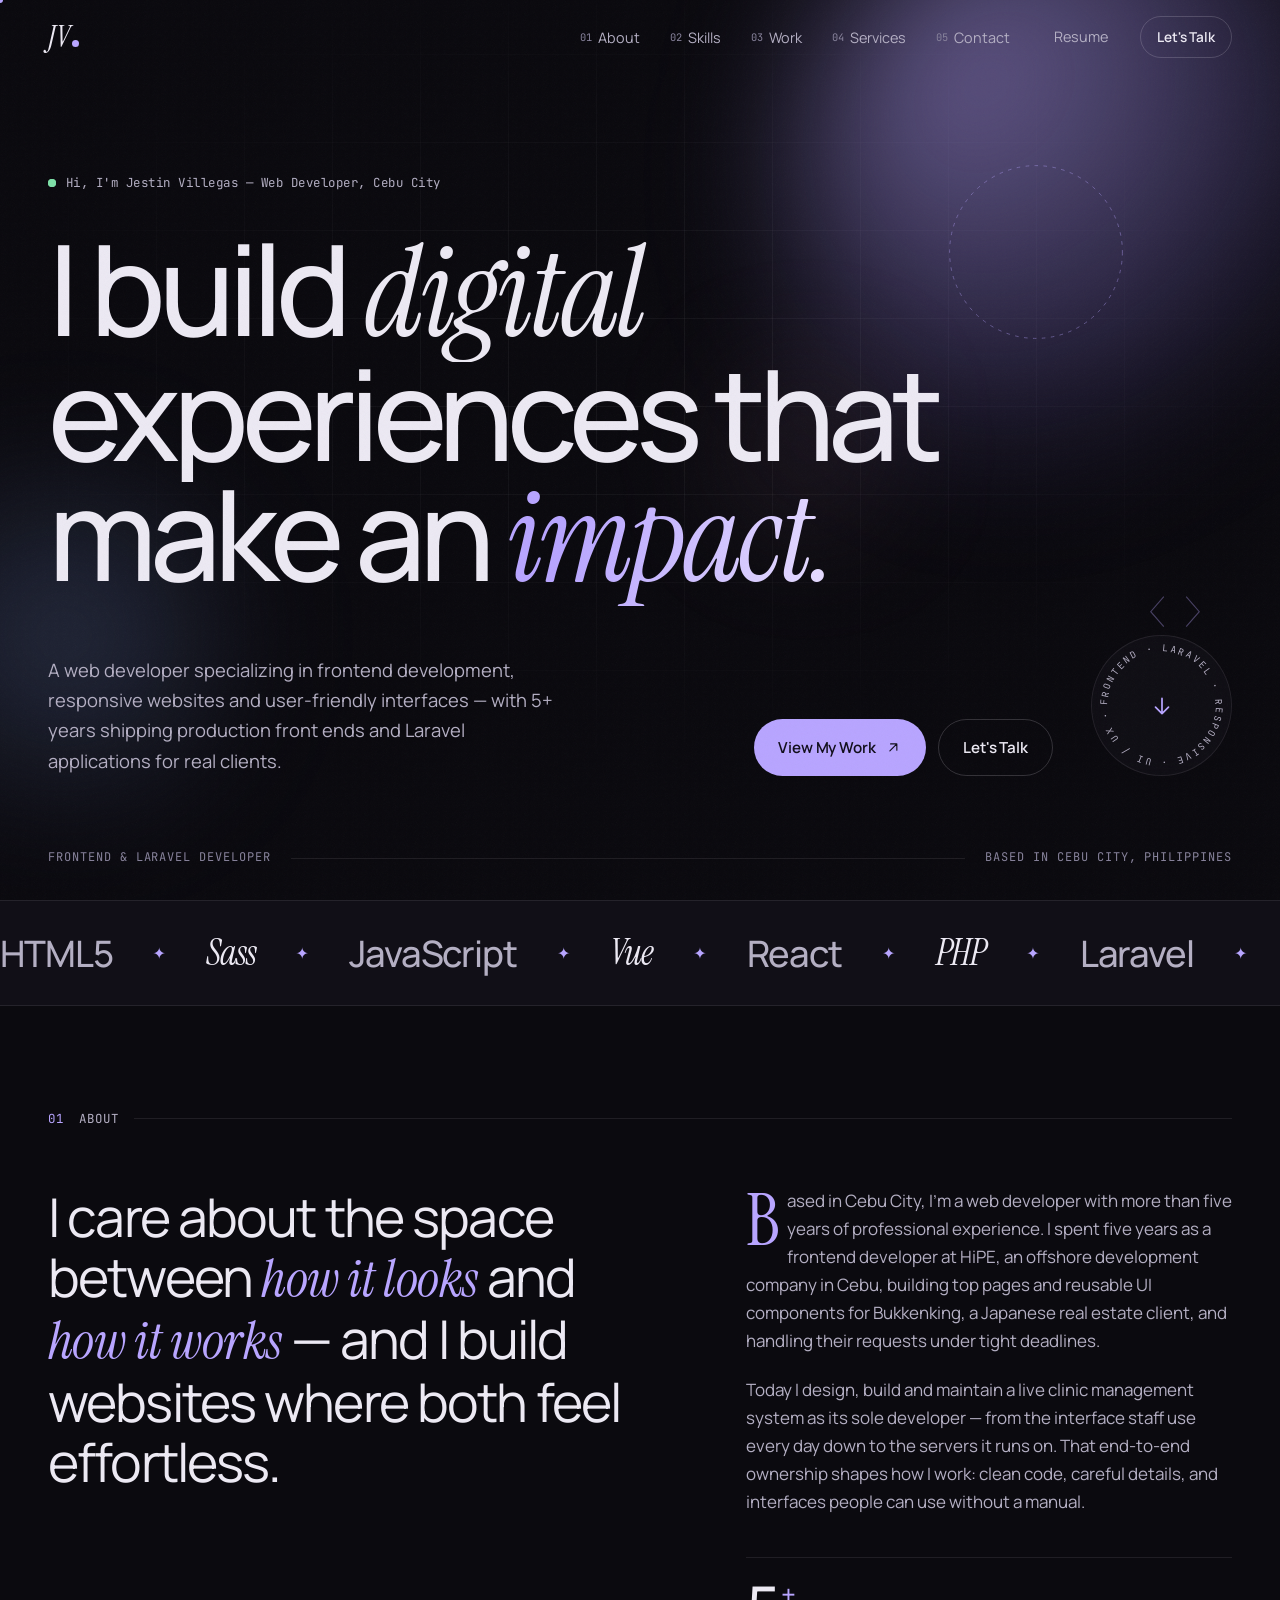
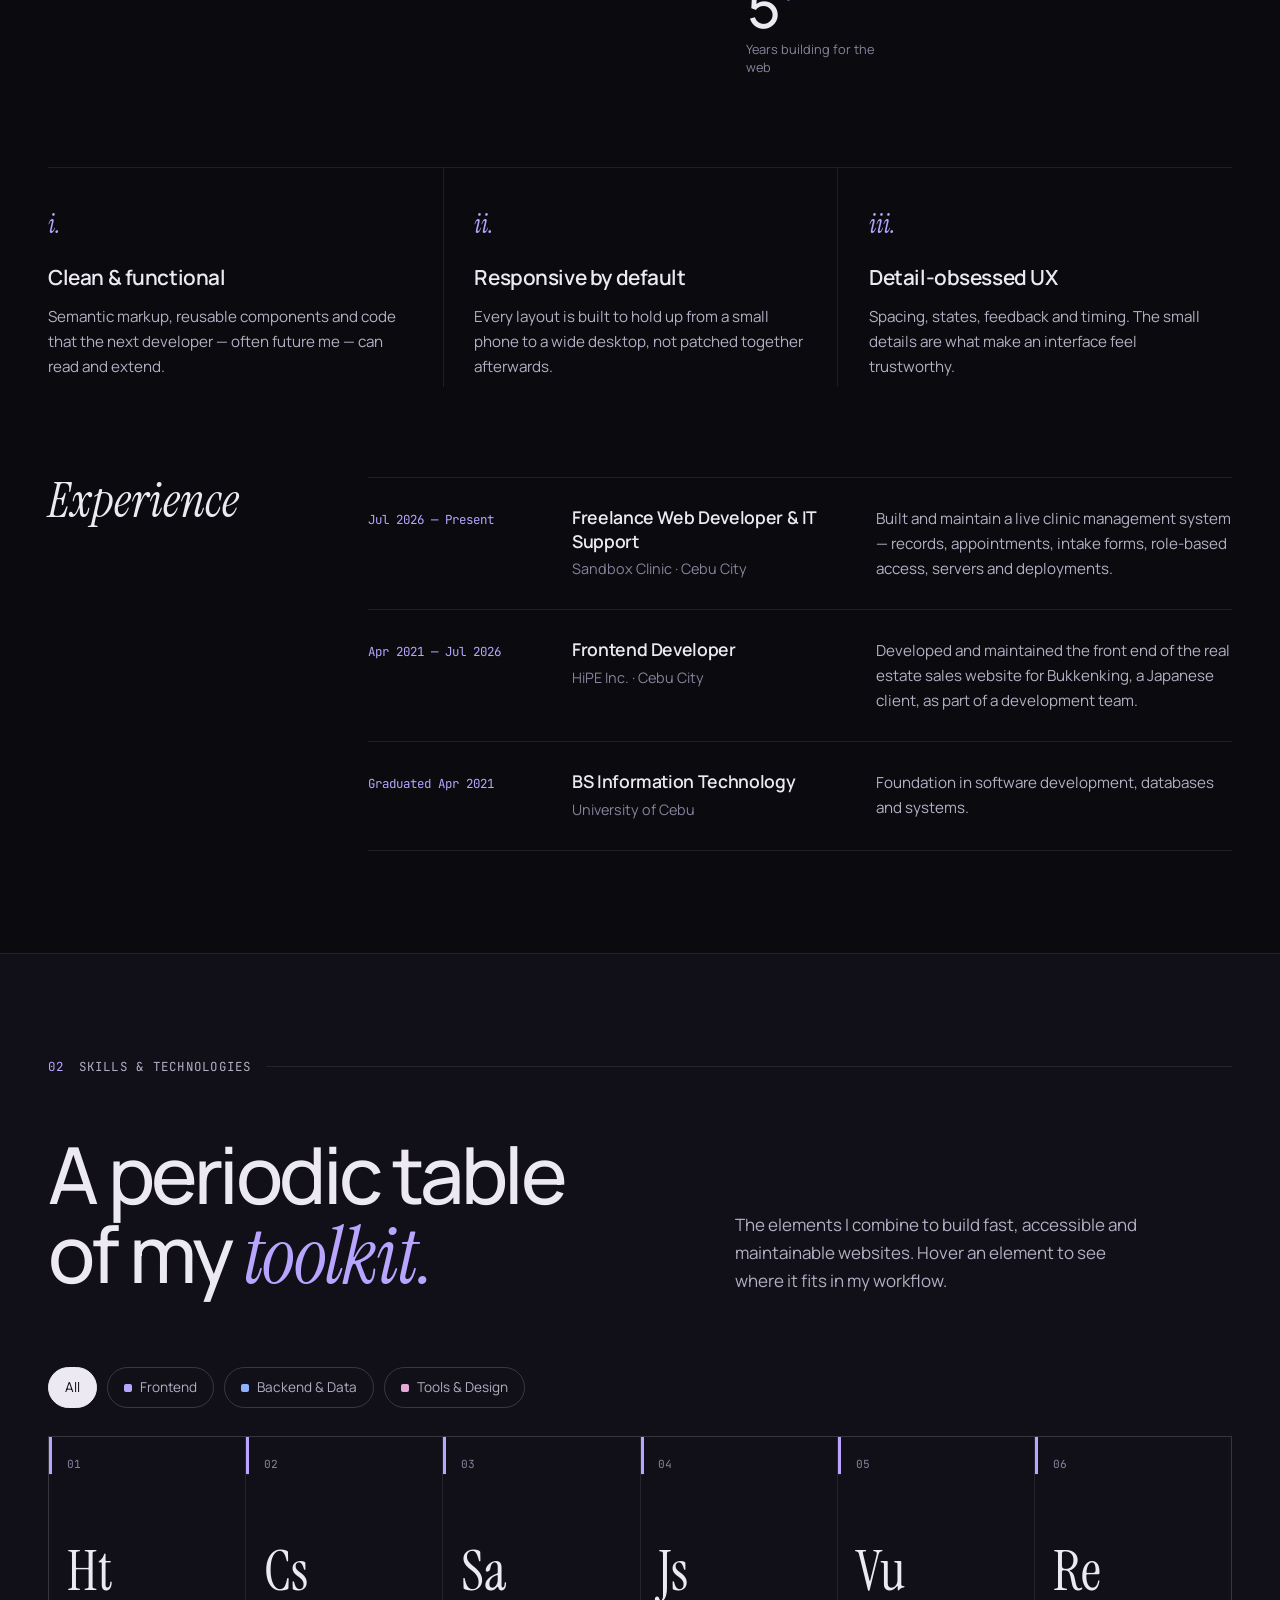
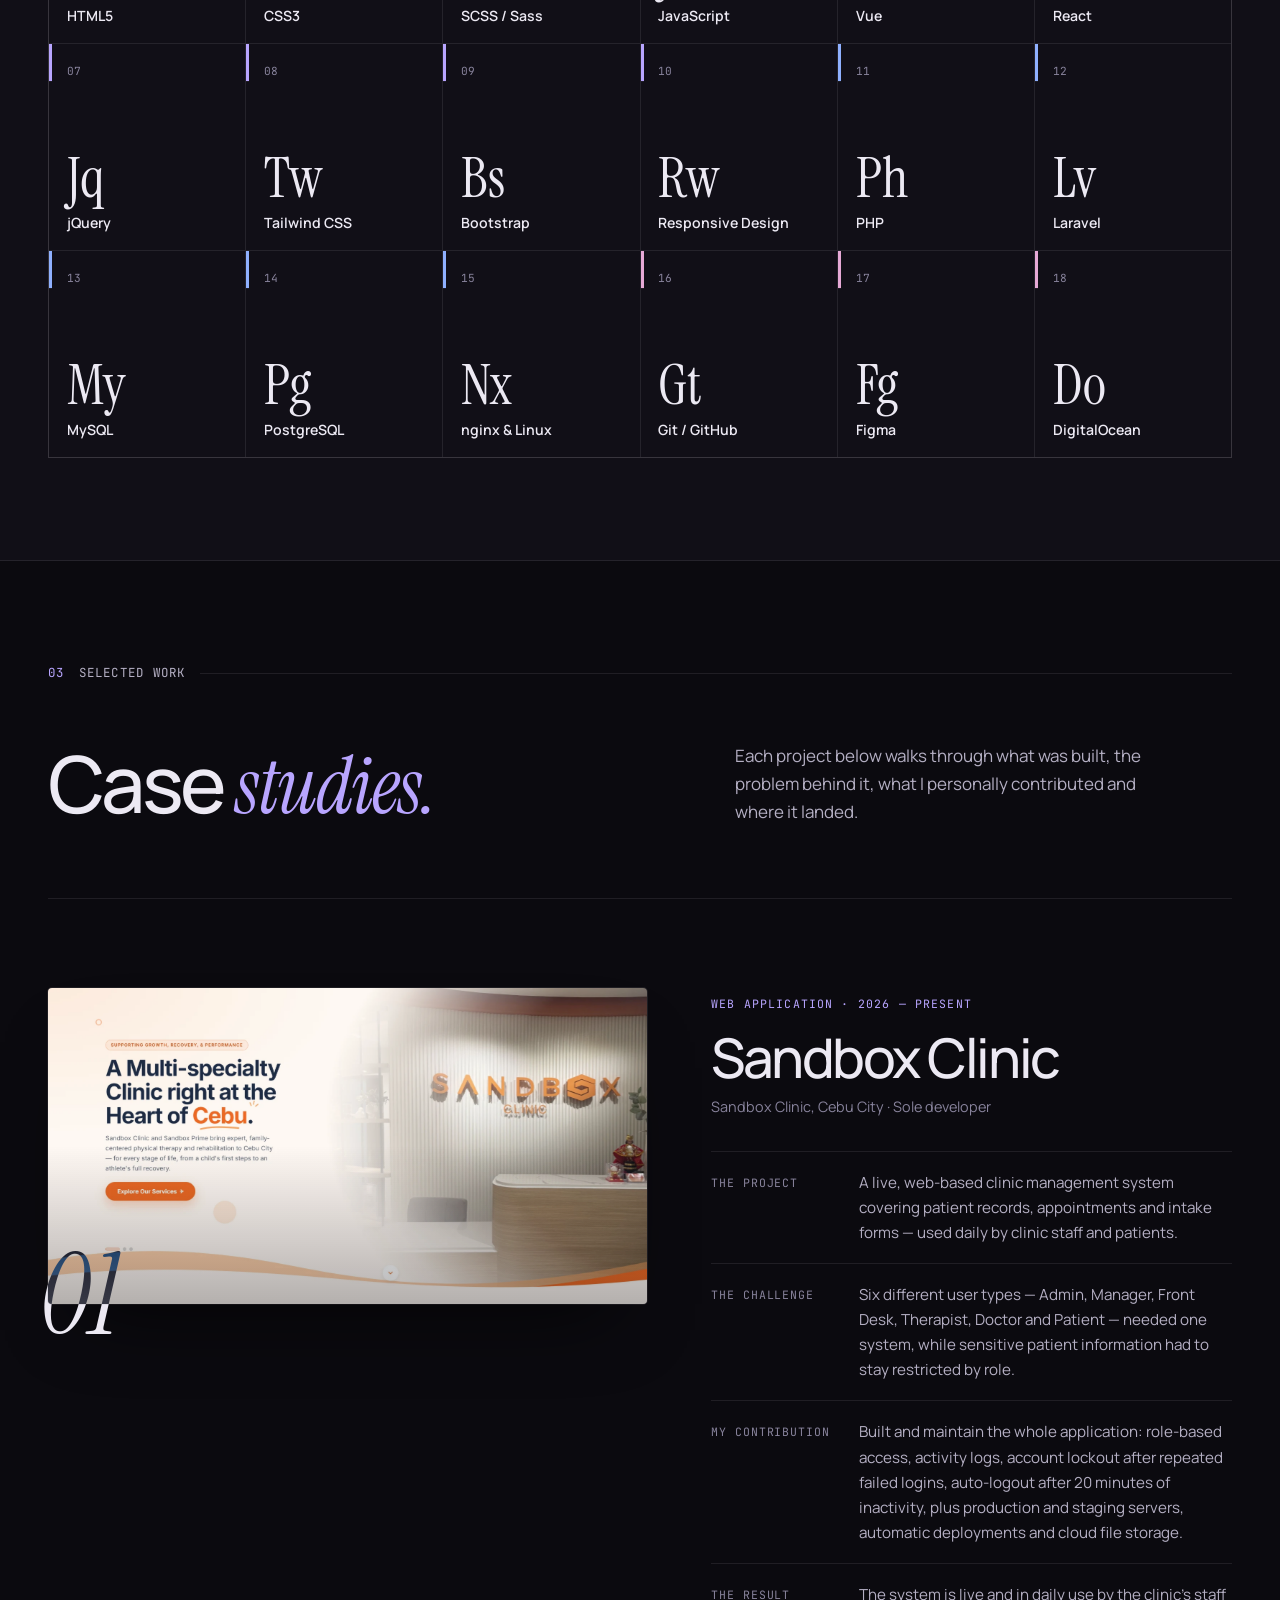
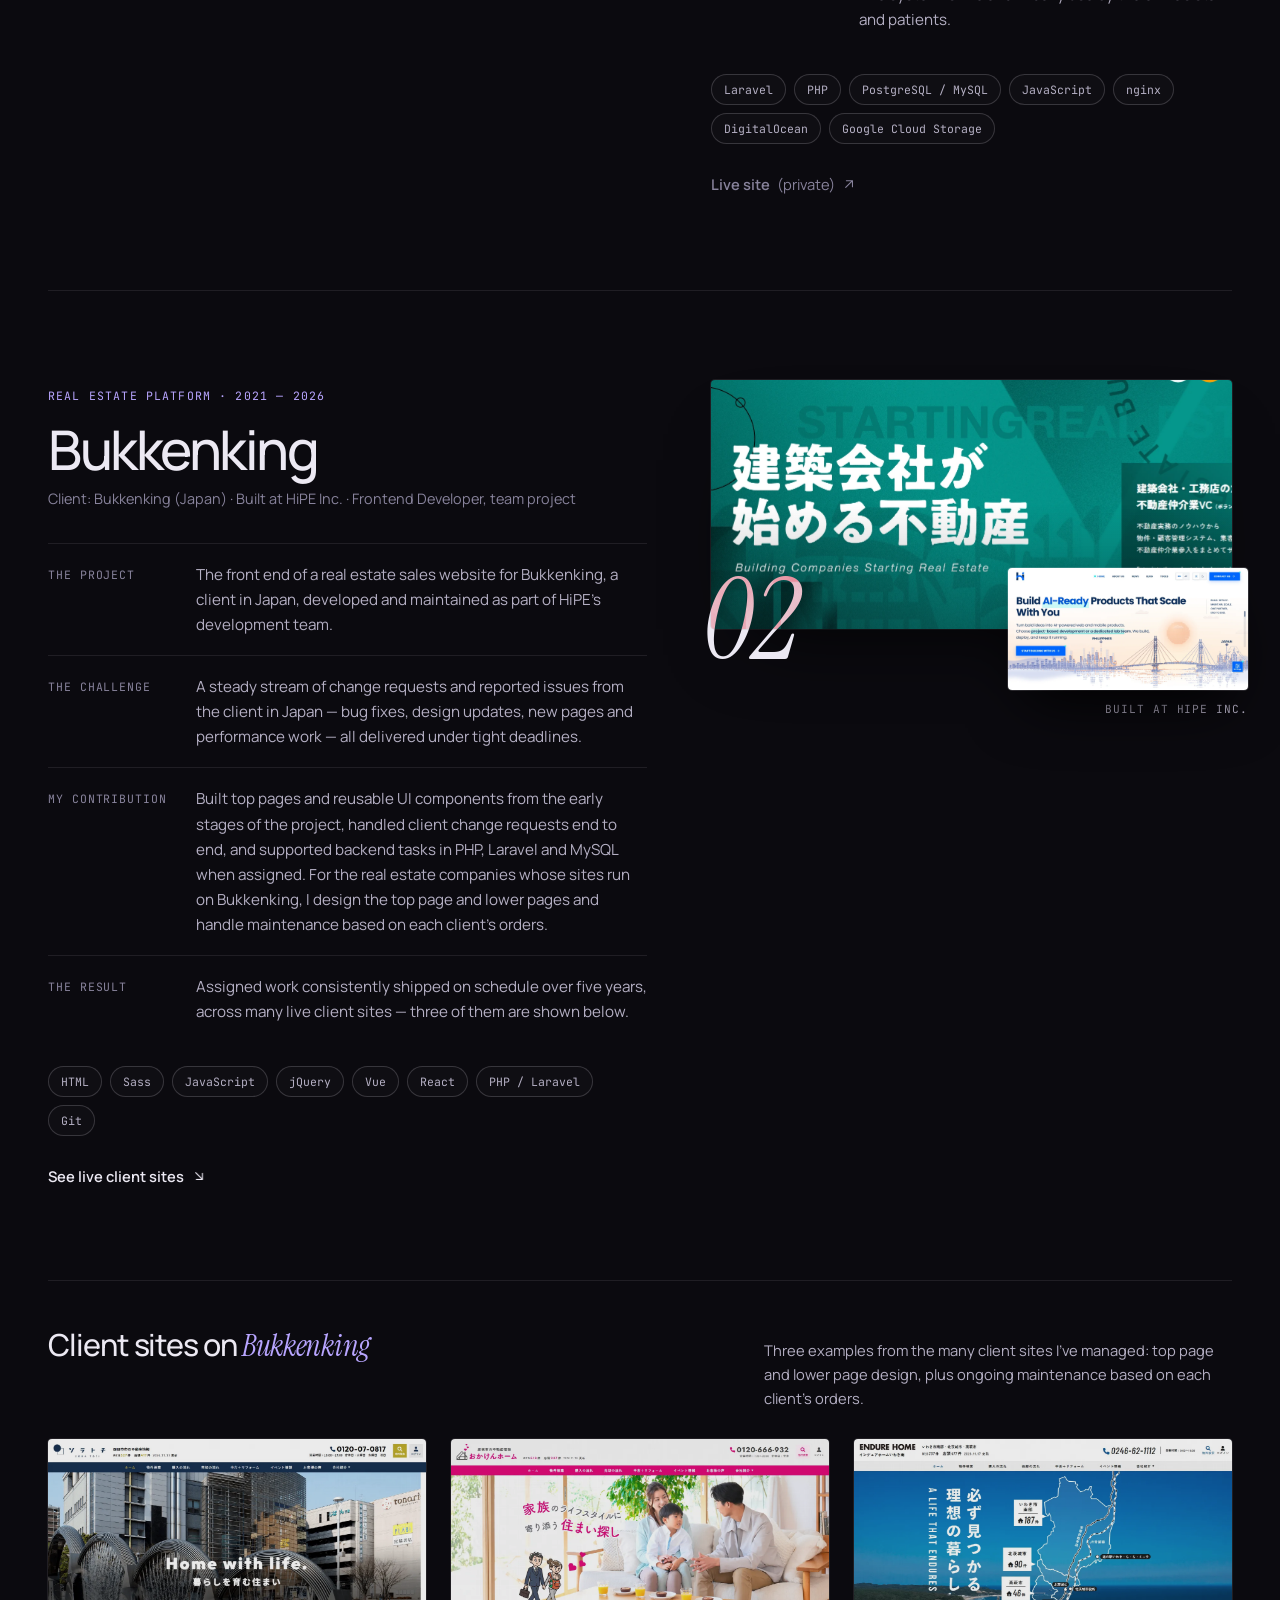
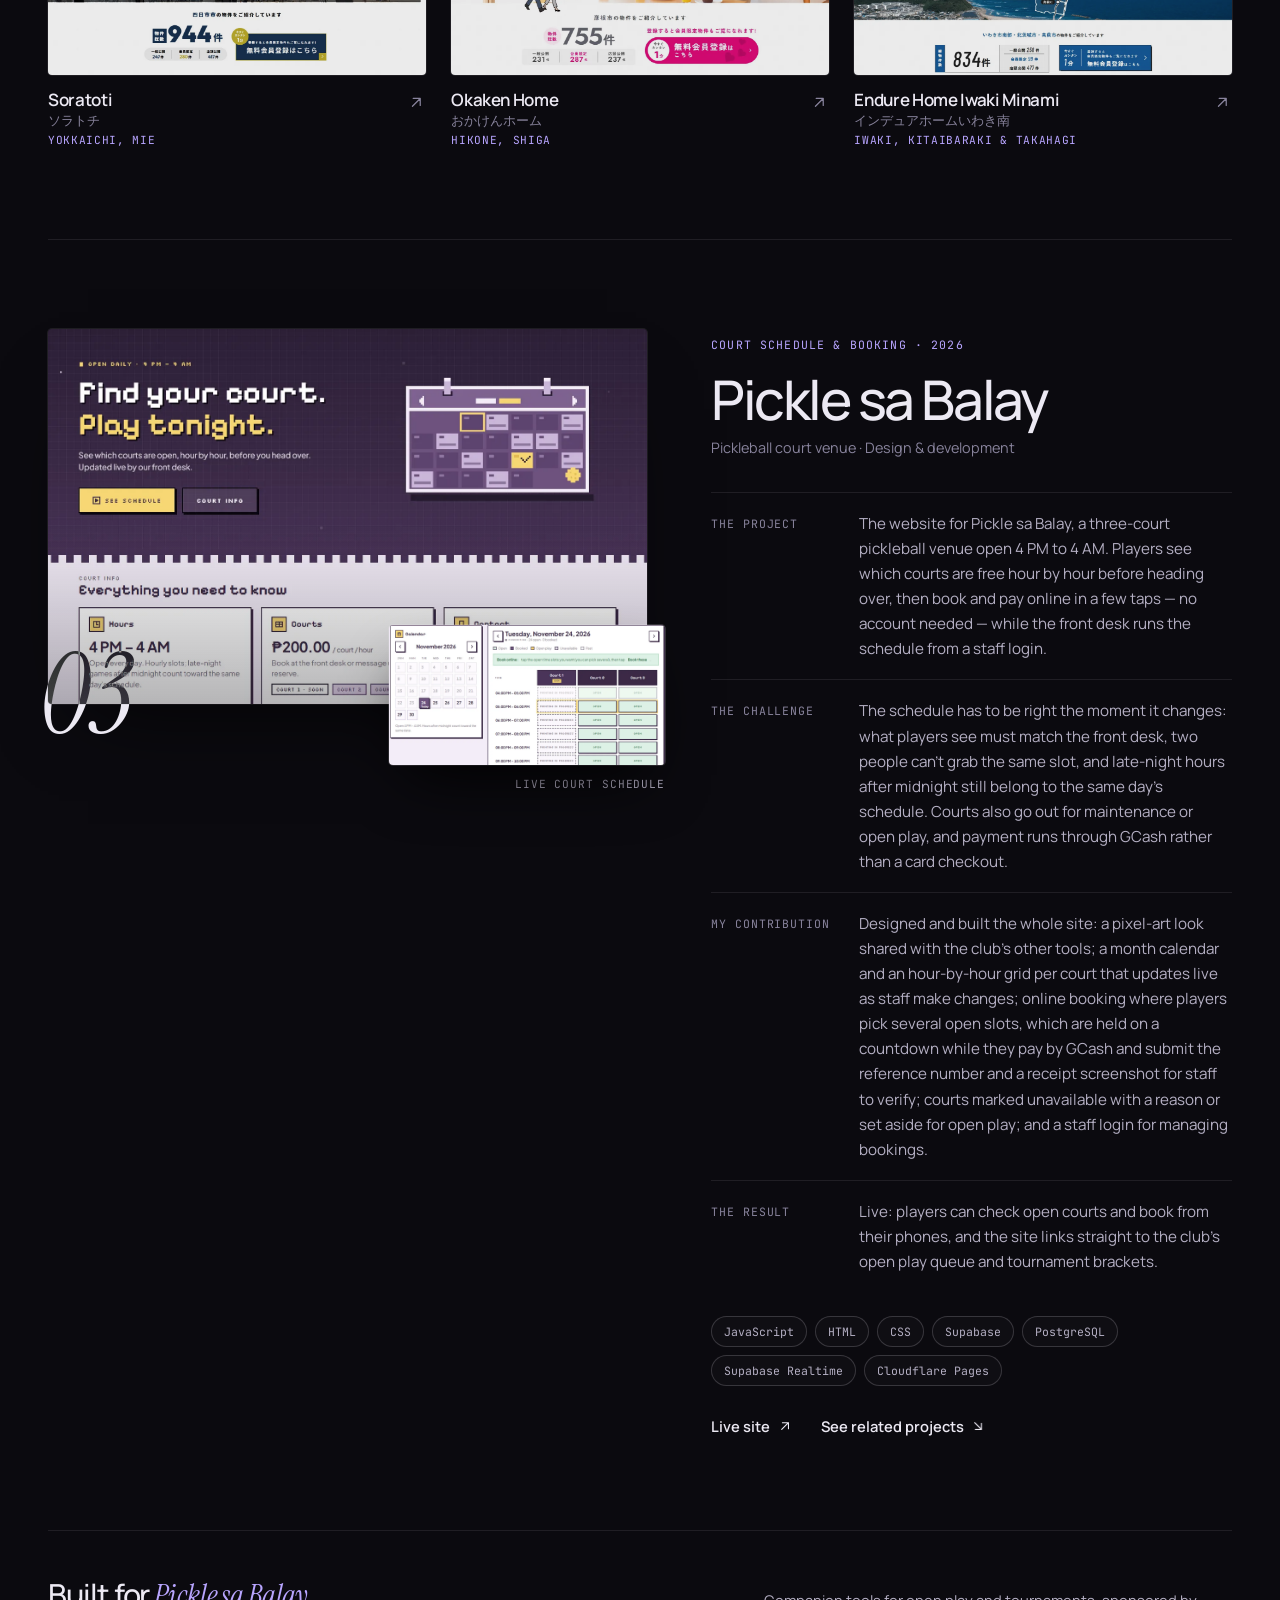
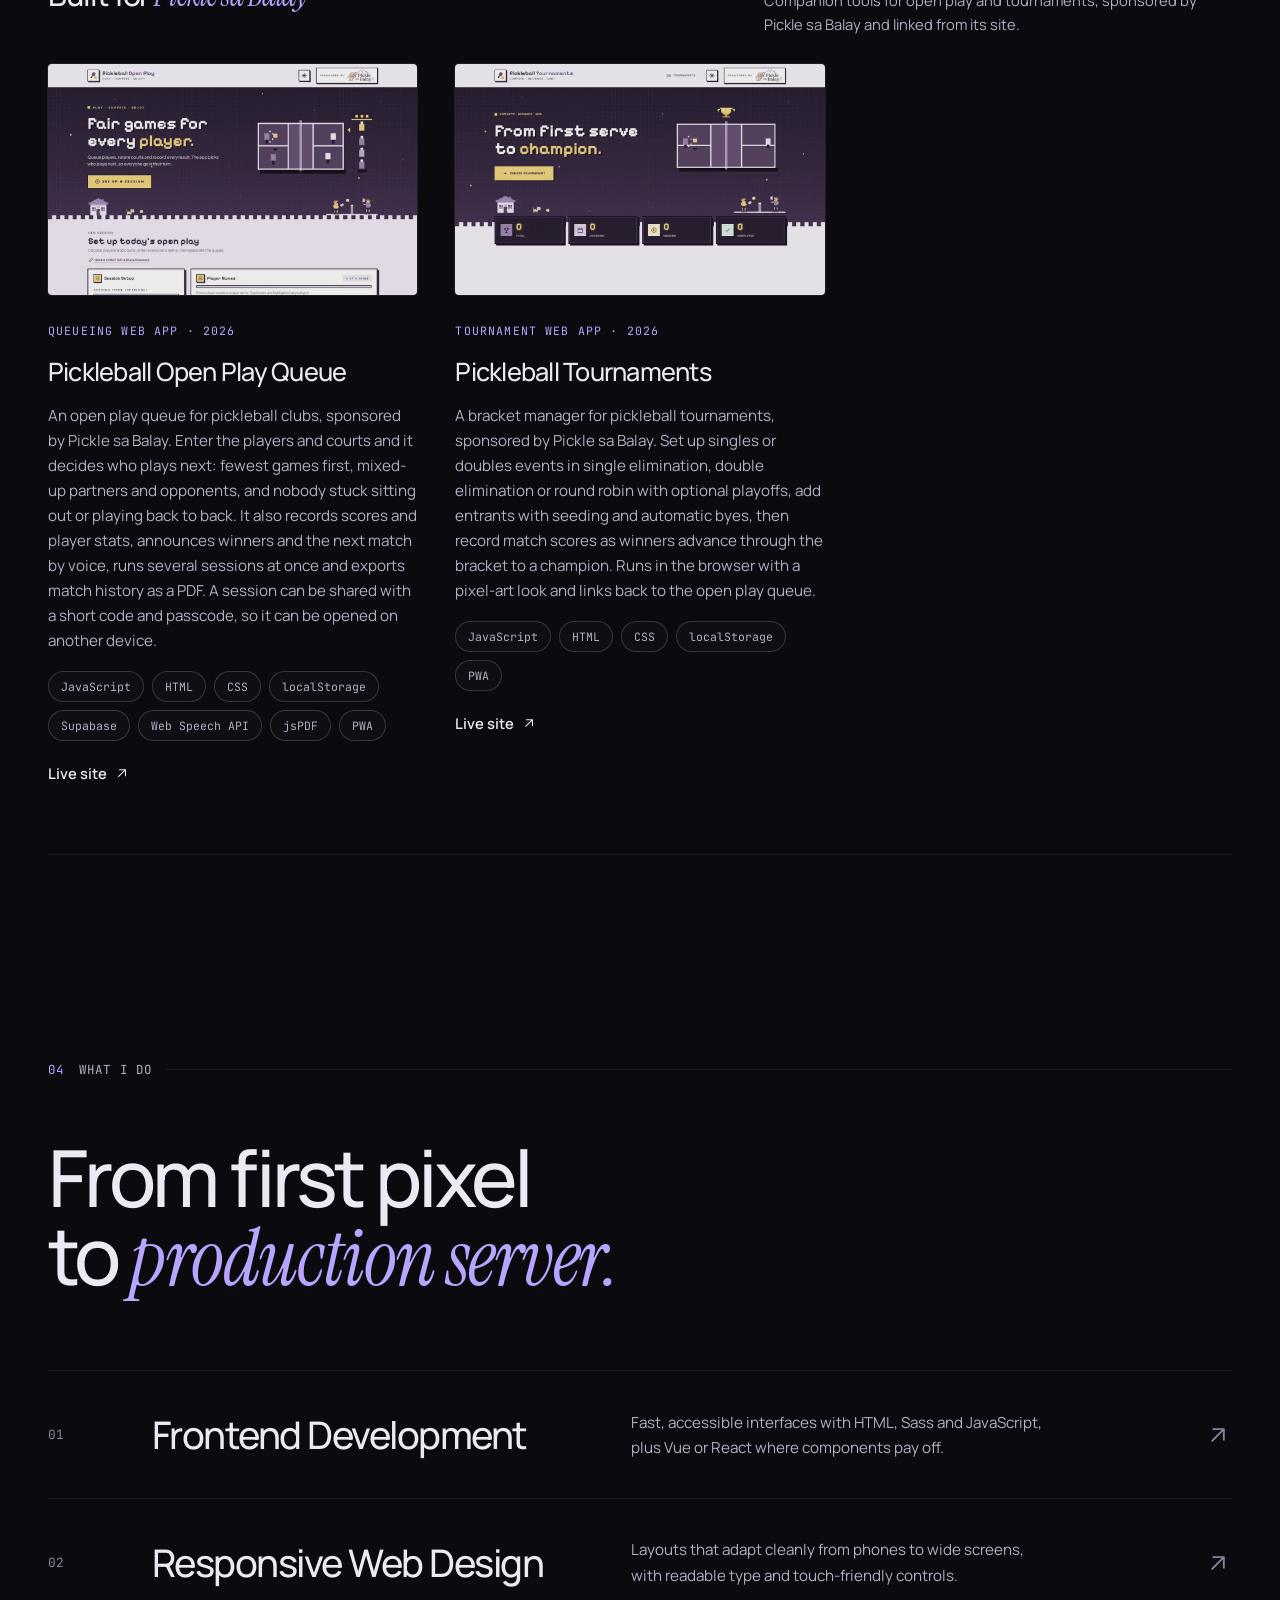
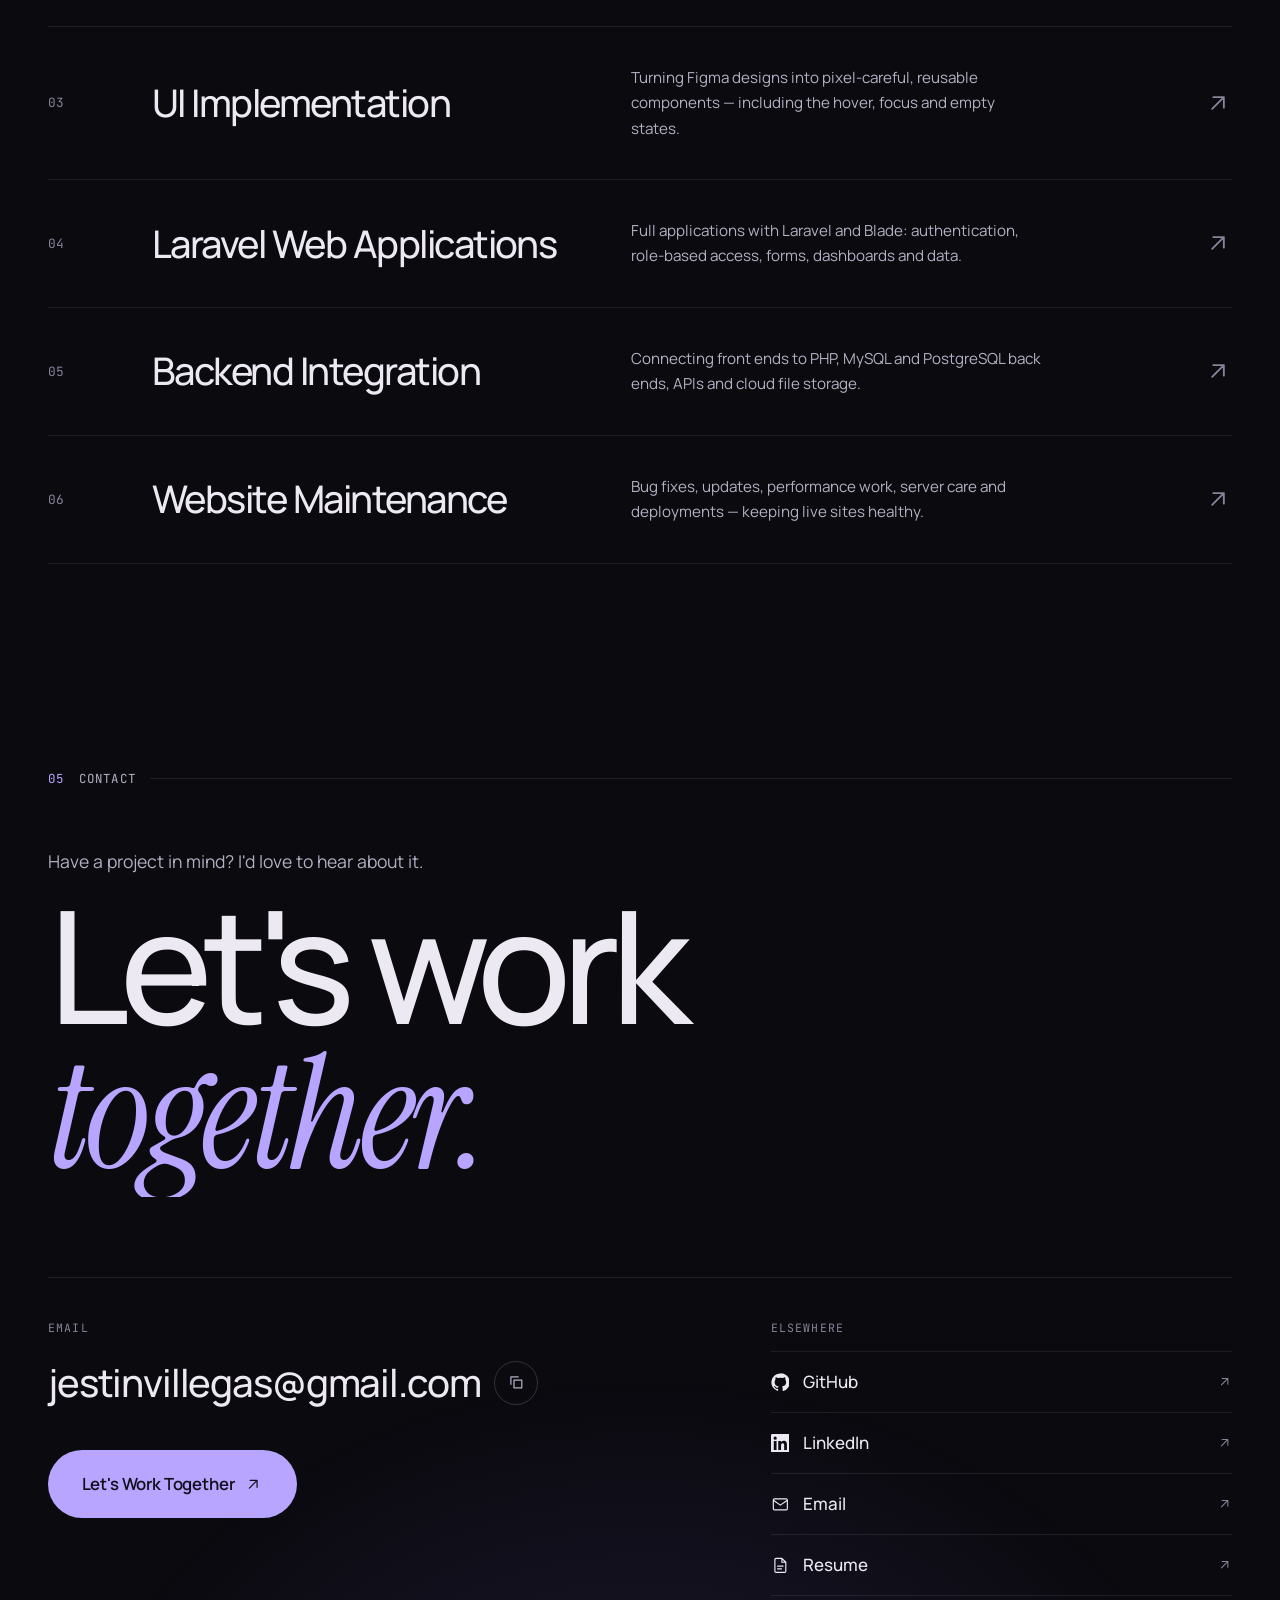
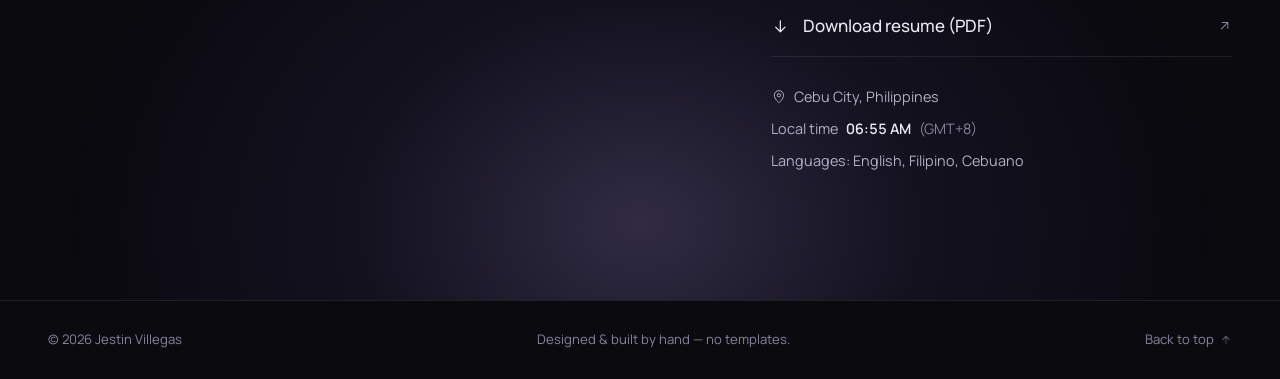
<file: index.html>
<!doctype html>
<html lang="en">
<head>
  <meta charset="utf-8">
  <meta name="viewport" content="width=device-width, initial-scale=1">
  <title>Jestin Villegas — Web Developer</title>
  <meta name="description" content="Jestin Villegas is a web developer in Cebu City building clean, responsive, user-friendly websites and Laravel web applications.">
  <meta name="theme-color" content="#0b0a0f">
  <meta property="og:title" content="Jestin Villegas — Web Developer">
  <meta property="og:description" content="Frontend development, responsive websites and Laravel web applications.">
  <meta property="og:type" content="website">
  <!-- Live address: change these four URLs if the site is hosted somewhere else -->
  <link rel="canonical" href="https://niju-u.github.io/">
  <meta property="og:url" content="https://niju-u.github.io/">
  <meta property="og:image" content="https://niju-u.github.io/assets/img/og-image.jpg">
  <meta property="og:image:width" content="1200">
  <meta property="og:image:height" content="630">
  <meta property="og:image:alt" content="Jestin Villegas — Web Developer, Frontend and Laravel">
  <meta name="twitter:card" content="summary_large_image">
  <meta name="twitter:image" content="https://niju-u.github.io/assets/img/og-image.jpg">
  <link rel="icon" href="assets/img/favicon.svg" type="image/svg+xml">

  <link rel="preconnect" href="https://fonts.googleapis.com">
  <link rel="preconnect" href="https://fonts.gstatic.com" crossorigin>
  <link href="https://fonts.googleapis.com/css2?family=Instrument+Serif:ital@0;1&family=JetBrains+Mono:wght@400;500&family=Manrope:wght@300;400;500;600;700&display=swap" rel="stylesheet">
  <link rel="stylesheet" href="assets/css/styles.css?v=2">
  <script>document.documentElement.classList.add('js');</script>
</head>
<body>

  <!-- Icon sprite -->
  <svg width="0" height="0" style="position:absolute" aria-hidden="true">
    <symbol id="i-arrow" viewBox="0 0 24 24"><path d="M7 17 17 7M8 7h9v9" fill="none" stroke="currentColor" stroke-width="1.6" stroke-linecap="round" stroke-linejoin="round"/></symbol>
    <symbol id="i-down" viewBox="0 0 24 24"><path d="M12 5v14m-6-6 6 6 6-6" fill="none" stroke="currentColor" stroke-width="1.6" stroke-linecap="round" stroke-linejoin="round"/></symbol>
    <symbol id="i-github" viewBox="0 0 24 24"><path fill="currentColor" d="M12 .5a11.5 11.5 0 0 0-3.64 22.41c.58.1.79-.25.79-.56v-2c-3.2.7-3.88-1.37-3.88-1.37-.52-1.33-1.28-1.69-1.28-1.69-1.04-.71.08-.7.08-.7 1.16.08 1.77 1.19 1.77 1.19 1.03 1.76 2.7 1.25 3.36.96.1-.75.4-1.25.73-1.54-2.55-.29-5.24-1.28-5.24-5.69 0-1.26.45-2.29 1.19-3.1-.12-.29-.52-1.46.11-3.05 0 0 .97-.31 3.17 1.18a11 11 0 0 1 5.77 0c2.2-1.49 3.17-1.18 3.17-1.18.63 1.59.23 2.76.11 3.05.74.81 1.19 1.84 1.19 3.1 0 4.42-2.7 5.39-5.26 5.68.41.36.78 1.06.78 2.14v3.17c0 .31.21.67.8.56A11.5 11.5 0 0 0 12 .5Z"/></symbol>
    <symbol id="i-linkedin" viewBox="0 0 24 24"><path fill="currentColor" d="M20.45 20.45h-3.56v-5.57c0-1.33-.02-3.04-1.85-3.04-1.86 0-2.14 1.45-2.14 2.94v5.67H9.34V9h3.42v1.56h.05c.48-.9 1.64-1.85 3.38-1.85 3.6 0 4.27 2.37 4.27 5.46v6.28ZM5.34 7.43a2.06 2.06 0 1 1 0-4.13 2.06 2.06 0 0 1 0 4.13ZM7.12 20.45H3.56V9h3.56v11.45ZM22.22 0H1.77C.79 0 0 .77 0 1.73v20.54C0 23.23.79 24 1.77 24h20.45c.98 0 1.78-.77 1.78-1.73V1.73C24 .77 23.2 0 22.22 0Z"/></symbol>
    <symbol id="i-mail" viewBox="0 0 24 24"><path d="M3 6.5A1.5 1.5 0 0 1 4.5 5h15A1.5 1.5 0 0 1 21 6.5v11a1.5 1.5 0 0 1-1.5 1.5h-15A1.5 1.5 0 0 1 3 17.5v-11Zm.5.5 8.5 6 8.5-6" fill="none" stroke="currentColor" stroke-width="1.5" stroke-linejoin="round"/></symbol>
    <symbol id="i-doc" viewBox="0 0 24 24"><path d="M14 3H6.5A1.5 1.5 0 0 0 5 4.5v15A1.5 1.5 0 0 0 6.5 21h11a1.5 1.5 0 0 0 1.5-1.5V8l-5-5Zm0 0v5h5M8.5 13h7M8.5 16.5h5" fill="none" stroke="currentColor" stroke-width="1.5" stroke-linejoin="round" stroke-linecap="round"/></symbol>
    <symbol id="i-copy" viewBox="0 0 24 24"><path d="M9 9h10v10H9zM5 15V5h10" fill="none" stroke="currentColor" stroke-width="1.6" stroke-linejoin="round"/></symbol>
    <symbol id="i-pin" viewBox="0 0 24 24"><path d="M12 21s-7-6.2-7-11.5a7 7 0 0 1 14 0C19 14.8 12 21 12 21Zm0-9a2.5 2.5 0 1 0 0-5 2.5 2.5 0 0 0 0 5Z" fill="none" stroke="currentColor" stroke-width="1.5"/></symbol>
  </svg>

  <!-- Page loader -->
  <div class="loader" aria-hidden="true">
    <div class="loader__inner">
      <span class="loader__name">Jestin Villegas</span>
      <span class="loader__count" data-loader-count>0</span>
    </div>
    <div class="loader__bar"><span></span></div>
  </div>

  <!-- Custom cursor (fine pointers only) -->
  <div class="cursor" aria-hidden="true"><span class="cursor__dot"></span><span class="cursor__ring"><span class="cursor__label"></span></span></div>

  <div class="progress" aria-hidden="true"><span></span></div>

  <a class="skip-link" href="#main">Skip to content</a>

  <!-- ============ NAV ============ -->
  <header class="nav" data-nav>
    <div class="nav__inner container">
      <a href="#top" class="nav__logo" aria-label="Jestin Villegas, back to top">
        <span class="nav__mark">JV</span><span class="nav__dot"></span>
      </a>

      <nav class="nav__links" aria-label="Primary">
        <a href="#about" data-nav-link><span>01</span>About</a>
        <a href="#skills" data-nav-link><span>02</span>Skills</a>
        <a href="#work" data-nav-link><span>03</span>Work</a>
        <a href="#services" data-nav-link><span>04</span>Services</a>
        <a href="#contact" data-nav-link><span>05</span>Contact</a>
      </nav>

      <a href="resume.html" class="nav__resume">Resume</a>
      <a href="#contact" class="btn btn--small btn--ghost nav__cta" data-magnetic>Let's Talk</a>

      <button class="nav__toggle" type="button" aria-expanded="false" aria-controls="mobile-menu" aria-label="Open menu" data-menu-toggle>
        <span></span><span></span>
      </button>
    </div>
  </header>

  <div class="menu" id="mobile-menu" data-menu hidden>
    <nav class="menu__links" aria-label="Mobile">
      <a href="#about"><span>01</span>About</a>
      <a href="#skills"><span>02</span>Skills</a>
      <a href="#work"><span>03</span>Work</a>
      <a href="#services"><span>04</span>Services</a>
      <a href="#contact"><span>05</span>Contact</a>
      <a href="resume.html"><span>↗</span>Resume</a>
    </nav>
    <div class="menu__foot">
      <a href="mailto:jestinvillegas@gmail.com">jestinvillegas@gmail.com</a>
      <span>Cebu City, PH</span>
    </div>
  </div>

  <main id="main">

    <!-- ============ HERO ============ -->
    <section class="hero" id="top" aria-labelledby="hero-title">
      <div class="hero__bg" aria-hidden="true">
        <div class="hero__grid"></div>
        <div class="hero__spot" data-spotlight></div>
        <span class="orb orb--1" data-parallax="0.12"></span>
        <span class="orb orb--2" data-parallax="-0.08"></span>
        <span class="orb orb--3" data-parallax="0.2"></span>
        <svg class="shape shape--ring" data-parallax="-0.18" viewBox="0 0 100 100"><circle cx="50" cy="50" r="48" fill="none" stroke="currentColor" stroke-width=".5" stroke-dasharray="2 3"/></svg>
        <svg class="shape shape--plus" data-parallax="0.25" viewBox="0 0 20 20"><path d="M10 0v20M0 10h20" stroke="currentColor" stroke-width="1"/></svg>
        <svg class="shape shape--bracket" data-parallax="-0.3" viewBox="0 0 60 40"><path d="M18 4 4 20l14 16M42 4l14 16-14 16" fill="none" stroke="currentColor" stroke-width="1.2"/></svg>
      </div>

      <div class="container hero__inner">
        <p class="hero__intro eyebrow" data-hero-item>
          <span class="status-dot"></span> Hi, I'm Jestin Villegas — Web Developer, Cebu City
        </p>

        <h1 class="hero__title" id="hero-title">
          <span class="line"><span class="line__inner">I build <em>digital</em></span></span>
          <span class="line"><span class="line__inner">experiences that</span></span>
          <span class="line"><span class="line__inner">make an <em class="hero__accent">impact.</em></span></span>
        </h1>

        <div class="hero__bottom">
          <p class="hero__desc" data-hero-item>
            A web developer specializing in frontend development, responsive websites and
            user-friendly interfaces — with 5+ years shipping production front ends and
            Laravel applications for real clients.
          </p>

          <div class="hero__actions" data-hero-item>
            <a href="#work" class="btn btn--primary" data-magnetic>
              <span>View My Work</span>
              <svg class="icon" aria-hidden="true"><use href="#i-arrow"/></svg>
            </a>
            <a href="#contact" class="btn btn--ghost" data-magnetic>
              <span>Let's Talk</span>
            </a>
          </div>
        </div>

        <!-- Rotating badge -->
        <a href="#about" class="badge" aria-label="Scroll to About" data-hero-item data-cursor="Scroll">
          <svg class="badge__text" viewBox="0 0 200 200" aria-hidden="true">
            <defs><path id="circle" d="M100,100 m-78,0 a78,78 0 1,1 156,0 a78,78 0 1,1 -156,0"/></defs>
            <text textLength="482" lengthAdjust="spacing"><textPath href="#circle" textLength="482" lengthAdjust="spacing">Frontend · Laravel · Responsive · UI / UX · </textPath></text>
          </svg>
          <svg class="badge__icon icon" aria-hidden="true"><use href="#i-down"/></svg>
        </a>
      </div>

      <div class="hero__meta container" data-hero-item>
        <span>Frontend &amp; Laravel developer</span>
        <span class="hero__meta-line"></span>
        <span>Based in Cebu City, Philippines</span>
      </div>
    </section>

    <!-- Marquee -->
    <div class="marquee" aria-hidden="true">
      <div class="marquee__track">
        <span>HTML5</span><i>✦</i><span>Sass</span><i>✦</i><span>JavaScript</span><i>✦</i><span>Vue</span><i>✦</i><span>React</span><i>✦</i><span>PHP</span><i>✦</i><span>Laravel</span><i>✦</i><span>MySQL</span><i>✦</i><span>Tailwind CSS</span><i>✦</i><span>Figma</span><i>✦</i>
        <span>HTML5</span><i>✦</i><span>Sass</span><i>✦</i><span>JavaScript</span><i>✦</i><span>Vue</span><i>✦</i><span>React</span><i>✦</i><span>PHP</span><i>✦</i><span>Laravel</span><i>✦</i><span>MySQL</span><i>✦</i><span>Tailwind CSS</span><i>✦</i><span>Figma</span><i>✦</i>
      </div>
    </div>

    <!-- ============ ABOUT ============ -->
    <section class="section about" id="about" aria-labelledby="about-title">
      <div class="container">
        <header class="section__head" data-reveal>
          <span class="section__num">01</span>
          <span class="section__label">About</span>
          <span class="section__rule"></span>
        </header>

        <div class="about__grid">
          <div class="about__lead">
            <h2 class="about__statement" id="about-title" data-reveal>
              I care about the space between <em>how it looks</em> and <em>how it works</em> —
              and I build websites where both feel effortless.
            </h2>

            <!-- Portrait hidden for now. Uncomment to show it again (styles: .about__photo in styles.css).
            <figure class="about__photo" data-reveal>
              <div class="about__photo-frame">
                <img src="assets/img/portrait.webp" alt="Jestin Villegas smiling in glasses, wearing a black shirt and a red backpack strap, outdoors in Cebu City" width="800" height="1000" loading="lazy" decoding="async">
              </div>
              <figcaption>Hi, that's me · Cebu City</figcaption>
            </figure>
            -->

          </div>

          <div class="about__body">
            <p data-reveal>
              Based in Cebu City, I'm a web developer with more than five years of professional
              experience. I spent five years as a frontend developer at HiPE, an offshore
              development company in Cebu, building top pages and reusable UI components for
              Bukkenking, a Japanese real estate client, and handling their requests under
              tight deadlines.
            </p>
            <p data-reveal>
              Today I design, build and maintain a live clinic management system as its sole
              developer — from the interface staff use every day down to the
              servers it runs on. That end-to-end ownership shapes how I work: clean code,
              careful details, and interfaces people can use without a manual.
            </p>

            <dl class="stats" data-reveal>
              <div class="stat">
                <dt>Years building for the web</dt>
                <dd><span data-count="5">5</span><sup>+</sup></dd>
              </div>
            </dl>
          </div>
        </div>

        <ol class="principles">
          <li class="principle" data-reveal>
            <span class="principle__num">i.</span>
            <h3>Clean &amp; functional</h3>
            <p>Semantic markup, reusable components and code that the next developer — often future me — can read and extend.</p>
          </li>
          <li class="principle" data-reveal>
            <span class="principle__num">ii.</span>
            <h3>Responsive by default</h3>
            <p>Every layout is built to hold up from a small phone to a wide desktop, not patched together afterwards.</p>
          </li>
          <li class="principle" data-reveal>
            <span class="principle__num">iii.</span>
            <h3>Detail-obsessed UX</h3>
            <p>Spacing, states, feedback and timing. The small details are what make an interface feel trustworthy.</p>
          </li>
        </ol>

        <!-- Experience timeline -->
        <div class="journey" data-reveal>
          <h3 class="journey__title">Experience</h3>
          <ol class="journey__list">
            <li class="journey__item">
              <span class="journey__date">Jul 2026 — Present</span>
              <div>
                <h4>Freelance Web Developer &amp; IT Support</h4>
                <p class="journey__org">Sandbox Clinic · Cebu City</p>
              </div>
              <p class="journey__desc">Built and maintain a live clinic management system — records, appointments, intake forms, role-based access, servers and deployments.</p>
            </li>
            <li class="journey__item">
              <span class="journey__date">Apr 2021 — Jul 2026</span>
              <div>
                <h4>Frontend Developer</h4>
                <p class="journey__org">HiPE Inc. · Cebu City</p>
              </div>
              <p class="journey__desc">Developed and maintained the front end of the real estate sales website for Bukkenking, a Japanese client, as part of a development team.</p>
            </li>
            <li class="journey__item">
              <span class="journey__date">Graduated Apr 2021</span>
              <div>
                <h4>BS Information Technology</h4>
                <p class="journey__org">University of Cebu</p>
              </div>
              <p class="journey__desc">Foundation in software development, databases and systems.</p>
            </li>
          </ol>
        </div>
      </div>
    </section>

    <!-- ============ SKILLS ============ -->
    <section class="section skills" id="skills" aria-labelledby="skills-title">
      <div class="container">
        <header class="section__head" data-reveal>
          <span class="section__num">02</span>
          <span class="section__label">Skills &amp; Technologies</span>
          <span class="section__rule"></span>
        </header>

        <div class="skills__intro">
          <h2 class="display" id="skills-title" data-reveal>A periodic table <br>of my <em>toolkit.</em></h2>
          <p data-reveal>The elements I combine to build fast, accessible and maintainable websites. Hover an element to see where it fits in my workflow.</p>
        </div>

        <div class="skills__legend" data-reveal role="group" aria-label="Filter by category">
          <button type="button" class="chip is-active" data-filter="all">All</button>
          <button type="button" class="chip" data-filter="front"><i class="cat cat--front"></i>Frontend</button>
          <button type="button" class="chip" data-filter="back"><i class="cat cat--back"></i>Backend &amp; Data</button>
          <button type="button" class="chip" data-filter="tool"><i class="cat cat--tool"></i>Tools &amp; Design</button>
        </div>

        <ul class="elements" data-reveal-group>
          <li class="el" data-cat="front" data-tilt>
            <span class="el__n">01</span><span class="el__sym">Ht</span><span class="el__name">HTML5</span>
            <span class="el__note">Semantic, accessible markup</span>
          </li>
          <li class="el" data-cat="front" data-tilt>
            <span class="el__n">02</span><span class="el__sym">Cs</span><span class="el__name">CSS3</span>
            <span class="el__note">Layout, Grid, Flexbox, motion</span>
          </li>
          <li class="el" data-cat="front" data-tilt>
            <span class="el__n">03</span><span class="el__sym">Sa</span><span class="el__name">SCSS / Sass</span>
            <span class="el__note">Scalable, modular styles</span>
          </li>
          <li class="el" data-cat="front" data-tilt>
            <span class="el__n">04</span><span class="el__sym">Js</span><span class="el__name">JavaScript</span>
            <span class="el__note">Interactions &amp; DOM logic</span>
          </li>
          <li class="el" data-cat="front" data-tilt>
            <span class="el__n">05</span><span class="el__sym">Vu</span><span class="el__name">Vue</span>
            <span class="el__note">Component-based UI</span>
          </li>
          <li class="el" data-cat="front" data-tilt>
            <span class="el__n">06</span><span class="el__sym">Re</span><span class="el__name">React</span>
            <span class="el__note">Reusable UI components</span>
          </li>
          <li class="el" data-cat="front" data-tilt>
            <span class="el__n">07</span><span class="el__sym">Jq</span><span class="el__name">jQuery</span>
            <span class="el__note">Maintaining legacy front ends</span>
          </li>
          <li class="el" data-cat="front" data-tilt>
            <span class="el__n">08</span><span class="el__sym">Tw</span><span class="el__name">Tailwind CSS</span>
            <span class="el__note">Utility-first styling</span>
          </li>
          <li class="el" data-cat="front" data-tilt>
            <span class="el__n">09</span><span class="el__sym">Bs</span><span class="el__name">Bootstrap</span>
            <span class="el__note">Rapid responsive layouts</span>
          </li>
          <li class="el" data-cat="front" data-tilt>
            <span class="el__n">10</span><span class="el__sym">Rw</span><span class="el__name">Responsive Design</span>
            <span class="el__note">Mobile-first, every screen</span>
          </li>
          <li class="el" data-cat="back" data-tilt>
            <span class="el__n">11</span><span class="el__sym">Ph</span><span class="el__name">PHP</span>
            <span class="el__note">Server-side logic</span>
          </li>
          <li class="el" data-cat="back" data-tilt>
            <span class="el__n">12</span><span class="el__sym">Lv</span><span class="el__name">Laravel</span>
            <span class="el__note">Full web applications, Blade</span>
          </li>
          <li class="el" data-cat="back" data-tilt>
            <span class="el__n">13</span><span class="el__sym">My</span><span class="el__name">MySQL</span>
            <span class="el__note">Relational data design</span>
          </li>
          <li class="el" data-cat="back" data-tilt>
            <span class="el__n">14</span><span class="el__sym">Pg</span><span class="el__name">PostgreSQL</span>
            <span class="el__note">Production databases</span>
          </li>
          <li class="el" data-cat="back" data-tilt>
            <span class="el__n">15</span><span class="el__sym">Nx</span><span class="el__name">nginx &amp; Linux</span>
            <span class="el__note">Servers &amp; deployments</span>
          </li>
          <li class="el" data-cat="tool" data-tilt>
            <span class="el__n">16</span><span class="el__sym">Gt</span><span class="el__name">Git / GitHub</span>
            <span class="el__note">Version control &amp; teamwork</span>
          </li>
          <li class="el" data-cat="tool" data-tilt>
            <span class="el__n">17</span><span class="el__sym">Fg</span><span class="el__name">Figma</span>
            <span class="el__note">Design to code handoff</span>
          </li>
          <li class="el" data-cat="tool" data-tilt>
            <span class="el__n">18</span><span class="el__sym">Do</span><span class="el__name">DigitalOcean</span>
            <span class="el__note">Cloud hosting</span>
          </li>
        </ul>
      </div>
    </section>

    <!-- ============ WORK ============ -->
    <section class="section work" id="work" aria-labelledby="work-title">
      <div class="container">
        <header class="section__head" data-reveal>
          <span class="section__num">03</span>
          <span class="section__label">Selected Work</span>
          <span class="section__rule"></span>
        </header>

        <div class="work__intro">
          <h2 class="display" id="work-title" data-reveal>Case <em>studies.</em></h2>
          <p data-reveal>Each project below walks through what was built, the problem behind it, what I personally contributed and where it landed.</p>
        </div>

        <!--
          HOW TO EDIT A PROJECT
          - Replace the image src with a real screenshot (1600×1000, .webp or .jpg, under ~250KB).
          - Replace any text in [square brackets] with your own details.
          - For links: set the real URL and remove the "is-disabled" class + aria-disabled attribute.
        -->

        <!-- Project 01 -->
        <article class="case" data-reveal>
          <a class="case__media" href="#case-emr" data-cursor="Read" aria-label="Read the Sandbox Clinic case study">
            <div class="case__frame case__frame--wide" data-parallax-img>
              <img src="assets/img/project-sandbox.webp" alt="Sandbox Clinic website homepage with the headline 'A Multi-specialty Clinic right at the Heart of Cebu' beside a photo of the clinic reception" width="1902" height="1002" loading="lazy" decoding="async">
            </div>
            <span class="case__index">01</span>
          </a>

          <div class="case__body" id="case-emr">
            <div class="case__top">
              <span class="case__tag">Web Application · 2026 — Present</span>
              <h3 class="case__title">Sandbox Clinic</h3>
              <p class="case__client">Sandbox Clinic, Cebu City · Sole developer</p>
            </div>

            <dl class="case__study">
              <div><dt>The Project</dt><dd>A live, web-based clinic management system covering patient records, appointments and intake forms — used daily by clinic staff and patients.</dd></div>
              <div><dt>The Challenge</dt><dd>Six different user types — Admin, Manager, Front Desk, Therapist, Doctor and Patient — needed one system, while sensitive patient information had to stay restricted by role.</dd></div>
              <div><dt>My Contribution</dt><dd>Built and maintain the whole application: role-based access, activity logs, account lockout after repeated failed logins, auto-logout after 20 minutes of inactivity, plus production and staging servers, automatic deployments and cloud file storage.</dd></div>
              <div><dt>The Result</dt><dd>The system is live and in daily use by the clinic's staff and patients.</dd></div>
            </dl>

            <ul class="tags" aria-label="Technologies used">
              <li>Laravel</li><li>PHP</li><li>PostgreSQL / MySQL</li><li>JavaScript</li><li>nginx</li><li>DigitalOcean</li><li>Google Cloud Storage</li>
            </ul>

            <div class="case__links">
              <a class="link-arrow is-disabled" href="#" aria-disabled="true" title="Private system — add a demo link if available">
                Live site <span class="muted">(private)</span> <svg class="icon" aria-hidden="true"><use href="#i-arrow"/></svg>
              </a>
            </div>
          </div>
        </article>

        <!-- Project 02 -->
        <article class="case case--flip" data-reveal>
          <!-- case__row keeps the sticky preview inside this row, so it stops before the client sites -->
          <div class="case__row">
          <a class="case__media" href="#case-bukkenking" data-cursor="Read" aria-label="Read the Bukkenking case study">
            <div class="case__frame case__frame--panorama" data-parallax-img>
              <img src="assets/img/project-bukkenking.webp" alt="Bukkenking (物件王) website homepage: a teal hero with the headline 建築会社が始める不動産, 'Building Companies Starting Real Estate'" width="1889" height="851" loading="lazy" decoding="async">
            </div>
            <figure class="case__inset">
              <div class="case__inset-img">
                <img src="assets/img/hipe-banner.webp" alt="HiPE Inc. homepage: the headline 'Build AI-Ready Products That Scale With You' above a pixel-art skyline linking the Philippines and Japan" width="1280" height="648" loading="lazy" decoding="async">
              </div>
              <figcaption>Built at HiPE Inc.</figcaption>
            </figure>
            <span class="case__index">02</span>
          </a>

          <div class="case__body" id="case-bukkenking">
            <div class="case__top">
              <span class="case__tag">Real Estate Platform · 2021 — 2026</span>
              <h3 class="case__title">Bukkenking</h3>
              <p class="case__client">Client: Bukkenking (Japan) · Built at HiPE Inc. · Frontend Developer, team project</p>
            </div>

            <dl class="case__study">
              <div><dt>The Project</dt><dd>The front end of a real estate sales website for Bukkenking, a client in Japan, developed and maintained as part of HiPE's development team.</dd></div>
              <div><dt>The Challenge</dt><dd>A steady stream of change requests and reported issues from the client in Japan — bug fixes, design updates, new pages and performance work — all delivered under tight deadlines.</dd></div>
              <div><dt>My Contribution</dt><dd>Built top pages and reusable UI components from the early stages of the project, handled client change requests end to end, and supported backend tasks in PHP, Laravel and MySQL when assigned. For the real estate companies whose sites run on Bukkenking, I design the top page and lower pages and handle maintenance based on each client's orders.</dd></div>
              <div><dt>The Result</dt><dd>Assigned work consistently shipped on schedule over five years, across many live client sites — three of them are shown below.</dd></div>
            </dl>

            <ul class="tags" aria-label="Technologies used">
              <li>HTML</li><li>Sass</li><li>JavaScript</li><li>jQuery</li><li>Vue</li><li>React</li><li>PHP / Laravel</li><li>Git</li>
            </ul>

            <div class="case__links">
              <a class="link-arrow" href="#bukkenking-sites">
                See live client sites <svg class="icon" aria-hidden="true" style="transform: rotate(90deg)"><use href="#i-arrow"/></svg>
              </a>
            </div>
          </div>
          </div><!-- /case__row -->

          <!-- Client sites on the Bukkenking platform. Add or swap cards here (thumbnail: 1200×750 .webp). -->
          <div class="case__sites" id="bukkenking-sites">
            <div class="case__sites-head">
              <h4 class="case__sites-title">Client sites on <em>Bukkenking</em></h4>
              <p>Three examples from the many client sites I've managed: top page and lower page design, plus ongoing maintenance based on each client's orders.</p>
            </div>
            <ul class="sites">
              <li>
                <a class="site" href="https://www.soratoti.com/" target="_blank" rel="noopener" data-cursor="Visit">
                  <div class="site__img"><img src="assets/img/client-soratoti.webp" alt="Soratoti homepage: 'Home with life.' over a photo of central Yokkaichi" width="1200" height="750" loading="lazy" decoding="async"></div>
                  <div class="site__meta">
                    <span class="site__name">Soratoti <span lang="ja">ソラトチ</span></span>
                    <span class="site__loc">Yokkaichi, Mie</span>
                  </div>
                  <svg class="site__arrow icon" aria-hidden="true"><use href="#i-arrow"/></svg>
                </a>
              </li>
              <li>
                <a class="site" href="https://www.okaken-fudousan.com/" target="_blank" rel="noopener" data-cursor="Visit">
                  <div class="site__img"><img src="assets/img/client-okaken.webp" alt="Okaken Home homepage: a pink header and a family sitting on a sofa" width="1200" height="750" loading="lazy" decoding="async"></div>
                  <div class="site__meta">
                    <span class="site__name">Okaken Home <span lang="ja">おかけんホーム</span></span>
                    <span class="site__loc">Hikone, Shiga</span>
                  </div>
                  <svg class="site__arrow icon" aria-hidden="true"><use href="#i-arrow"/></svg>
                </a>
              </li>
              <li>
                <a class="site" href="https://www.eh-iwakiminami-f.com/" target="_blank" rel="noopener" data-cursor="Visit">
                  <div class="site__img"><img src="assets/img/client-iwakiminami.webp" alt="Endure Home Iwaki Minami homepage: a coastal photo with an area map showing listings per city" width="1200" height="750" loading="lazy" decoding="async"></div>
                  <div class="site__meta">
                    <span class="site__name">Endure Home Iwaki Minami <span lang="ja">インデュアホームいわき南</span></span>
                    <span class="site__loc">Iwaki, Kitaibaraki &amp; Takahagi</span>
                  </div>
                  <svg class="site__arrow icon" aria-hidden="true"><use href="#i-arrow"/></svg>
                </a>
              </li>
            </ul>
          </div>
        </article>

        <!-- Project 03 -->
        <article class="case" data-reveal>
          <!-- case__row keeps the sticky preview inside this row, so it stops before the related projects -->
          <div class="case__row">
          <a class="case__media" href="#case-pikolq" data-cursor="Read" aria-label="Read the Pickle sa Balay case study">
            <div class="case__frame" data-parallax-img>
              <img src="assets/img/project-pikolq.webp?v=3" alt="Pickle sa Balay homepage: the pixel-art headline 'Find your court. Play tonight.' with See Schedule and Court Info buttons beside a pixel calendar, above hours, court rates and contact cards" width="1600" height="1000" loading="lazy" decoding="async">
            </div>
            <figure class="case__inset">
              <div class="case__inset-img">
                <img src="assets/img/pikolq-schedule.webp?v=3" alt="Pickle sa Balay schedule page: a month calendar beside an hour-by-hour grid for Courts 1 to 3, with open slots in green and Court 1 marked 'Painting in progress'" width="1280" height="648" loading="lazy" decoding="async">
              </div>
              <figcaption>Live court schedule</figcaption>
            </figure>
            <span class="case__index">03</span>
          </a>

          <div class="case__body" id="case-pikolq">
            <div class="case__top">
              <span class="case__tag">Court Schedule &amp; Booking · 2026</span>
              <h3 class="case__title">Pickle sa Balay</h3>
              <p class="case__client">Pickleball court venue · Design &amp; development</p>
            </div>

            <dl class="case__study">
              <div><dt>The Project</dt><dd>The website for Pickle sa Balay, a three-court pickleball venue open 4 PM to 4 AM. Players see which courts are free hour by hour before heading over, then book and pay online in a few taps — no account needed — while the front desk runs the schedule from a staff login.</dd></div>
              <div><dt>The Challenge</dt><dd>The schedule has to be right the moment it changes: what players see must match the front desk, two people can't grab the same slot, and late-night hours after midnight still belong to the same day's schedule. Courts also go out for maintenance or open play, and payment runs through GCash rather than a card checkout.</dd></div>
              <div><dt>My Contribution</dt><dd>Designed and built the whole site: a pixel-art look shared with the club's other tools; a month calendar and an hour-by-hour grid per court that updates live as staff make changes; online booking where players pick several open slots, which are held on a countdown while they pay by GCash and submit the reference number and a receipt screenshot for staff to verify; courts marked unavailable with a reason or set aside for open play; and a staff login for managing bookings.</dd></div>
              <div><dt>The Result</dt><dd>Live: players can check open courts and book from their phones, and the site links straight to the club's open play queue and tournament brackets.</dd></div>
            </dl>

            <ul class="tags" aria-label="Technologies used">
              <li>JavaScript</li><li>HTML</li><li>CSS</li><li>Supabase</li><li>PostgreSQL</li><li>Supabase Realtime</li><li>Cloudflare Pages</li>
            </ul>

            <div class="case__links">
              <a class="link-arrow" href="https://schedule-psb.pages.dev/" target="_blank" rel="noopener">Live site <svg class="icon" aria-hidden="true"><use href="#i-arrow"/></svg></a>
              <a class="link-arrow" href="#pikolq-projects">
                See related projects <svg class="icon" aria-hidden="true" style="transform: rotate(90deg)"><use href="#i-arrow"/></svg>
              </a>
            </div>
          </div>
          </div><!-- /case__row -->

          <!-- Projects built alongside Pickle sa Balay. Add or swap cards here (thumbnail: 1200×750 .webp). -->
          <div class="case__sites" id="pikolq-projects">
            <div class="case__sites-head">
              <h4 class="case__sites-title">Built for <em>Pickle sa Balay</em></h4>
              <p>Companion tools for open play and tournaments, sponsored by Pickle sa Balay and linked from its site.</p>
            </div>

          <ul class="minis__list">
            <li class="mini">
              <a class="mini__img" href="https://pikolq.run.place/" target="_blank" rel="noopener" data-cursor="Visit" aria-label="Open the Pickleball Open Play Queue in a new tab">
                <img src="assets/img/project-openplay.webp?v=2" alt="Pickleball Open Play homepage: the pixel-art headline 'Fair games for every player.' with a Set Up a Session button beside a pixel court and player queue, above the session setup and player name fields" width="1200" height="750" loading="lazy" decoding="async">
              </a>
              <div class="mini__body">
                <span class="case__tag">Queueing Web App · 2026</span>
                <h4 class="mini__title">Pickleball Open Play Queue</h4>
                <p class="mini__desc">An open play queue for pickleball clubs, sponsored by Pickle sa Balay. Enter the players and courts and it decides who plays next: fewest games first, mixed-up partners and opponents, and nobody stuck sitting out or playing back to back. It also records scores and player stats, announces winners and the next match by voice, runs several sessions at once and exports match history as a PDF. A session can be shared with a short code and passcode, so it can be opened on another device.</p>
                <ul class="tags" aria-label="Technologies used">
                  <li>JavaScript</li><li>HTML</li><li>CSS</li><li>localStorage</li><li>Supabase</li><li>Web Speech API</li><li>jsPDF</li><li>PWA</li>
                </ul>
                <div class="case__links">
                  <a class="link-arrow" href="https://pikolq.run.place/" target="_blank" rel="noopener">Live site <svg class="icon" aria-hidden="true"><use href="#i-arrow"/></svg></a>
                </div>
              </div>
            </li>
            <li class="mini">
              <a class="mini__img" href="https://tournament.pikolq.run.place/" target="_blank" rel="noopener" data-cursor="Visit" aria-label="Open Pickleball Tournaments in a new tab">
                <img src="assets/img/project-tournament.webp?v=2" alt="Pickleball Tournaments homepage: the pixel-art headline 'From first serve to champion.' with a Create Tournament button beside a pixel court and trophy, above total, upcoming, ongoing and completed counters" width="1200" height="750" loading="lazy" decoding="async">
              </a>
              <div class="mini__body">
                <span class="case__tag">Tournament Web App · 2026</span>
                <h4 class="mini__title">Pickleball Tournaments</h4>
                <p class="mini__desc">A bracket manager for pickleball tournaments, sponsored by Pickle sa Balay. Set up singles or doubles events in single elimination, double elimination or round robin with optional playoffs, add entrants with seeding and automatic byes, then record match scores as winners advance through the bracket to a champion. Runs in the browser with a pixel-art look and links back to the open play queue.</p>
                <ul class="tags" aria-label="Technologies used">
                  <li>JavaScript</li><li>HTML</li><li>CSS</li><li>localStorage</li><li>PWA</li>
                </ul>
                <div class="case__links">
                  <a class="link-arrow" href="https://tournament.pikolq.run.place/" target="_blank" rel="noopener">Live site <svg class="icon" aria-hidden="true"><use href="#i-arrow"/></svg></a>
                </div>
              </div>
            </li>
          </ul>
          </div>
        </article>
      </div>
    </section>

    <!-- ============ SERVICES ============ -->
    <section class="section services" id="services" aria-labelledby="services-title">
      <div class="container">
        <header class="section__head" data-reveal>
          <span class="section__num">04</span>
          <span class="section__label">What I Do</span>
          <span class="section__rule"></span>
        </header>

        <div class="services__intro">
          <h2 class="display" id="services-title" data-reveal>From first pixel <br>to <em>production server.</em></h2>
        </div>

        <ul class="services__list">
          <li class="service" data-reveal>
            <span class="service__num">01</span>
            <h3 class="service__title">Frontend Development</h3>
            <p class="service__desc">Fast, accessible interfaces with HTML, Sass and JavaScript, plus Vue or React where components pay off.</p>
            <svg class="service__arrow icon" aria-hidden="true"><use href="#i-arrow"/></svg>
          </li>
          <li class="service" data-reveal>
            <span class="service__num">02</span>
            <h3 class="service__title">Responsive Web Design</h3>
            <p class="service__desc">Layouts that adapt cleanly from phones to wide screens, with readable type and touch-friendly controls.</p>
            <svg class="service__arrow icon" aria-hidden="true"><use href="#i-arrow"/></svg>
          </li>
          <li class="service" data-reveal>
            <span class="service__num">03</span>
            <h3 class="service__title">UI Implementation</h3>
            <p class="service__desc">Turning Figma designs into pixel-careful, reusable components — including the hover, focus and empty states.</p>
            <svg class="service__arrow icon" aria-hidden="true"><use href="#i-arrow"/></svg>
          </li>
          <li class="service" data-reveal>
            <span class="service__num">04</span>
            <h3 class="service__title">Laravel Web Applications</h3>
            <p class="service__desc">Full applications with Laravel and Blade: authentication, role-based access, forms, dashboards and data.</p>
            <svg class="service__arrow icon" aria-hidden="true"><use href="#i-arrow"/></svg>
          </li>
          <li class="service" data-reveal>
            <span class="service__num">05</span>
            <h3 class="service__title">Backend Integration</h3>
            <p class="service__desc">Connecting front ends to PHP, MySQL and PostgreSQL back ends, APIs and cloud file storage.</p>
            <svg class="service__arrow icon" aria-hidden="true"><use href="#i-arrow"/></svg>
          </li>
          <li class="service" data-reveal>
            <span class="service__num">06</span>
            <h3 class="service__title">Website Maintenance</h3>
            <p class="service__desc">Bug fixes, updates, performance work, server care and deployments — keeping live sites healthy.</p>
            <svg class="service__arrow icon" aria-hidden="true"><use href="#i-arrow"/></svg>
          </li>
        </ul>
      </div>
    </section>

    <!-- ============ CONTACT ============ -->
    <section class="section contact" id="contact" aria-labelledby="contact-title">
      <div class="contact__glow" aria-hidden="true"></div>
      <div class="container">
        <header class="section__head" data-reveal>
          <span class="section__num">05</span>
          <span class="section__label">Contact</span>
          <span class="section__rule"></span>
        </header>

        <p class="contact__kicker" data-reveal>Have a project in mind? I'd love to hear about it.</p>

        <h2 class="contact__title" id="contact-title" data-reveal-lines>
          <span class="line"><span class="line__inner">Let's work</span></span>
          <span class="line"><span class="line__inner"><em>together.</em></span></span>
        </h2>

        <div class="contact__grid">
          <div class="contact__email" data-reveal>
            <span class="contact__label">Email</span>
            <div class="contact__email-row">
              <a href="mailto:jestinvillegas@gmail.com" class="contact__email-link" data-cursor="Write">jestinvillegas@gmail.com</a>
              <button type="button" class="icon-btn" data-copy="jestinvillegas@gmail.com" aria-label="Copy email address">
                <svg class="icon" aria-hidden="true"><use href="#i-copy"/></svg>
              </button>
              <span class="copy-toast" role="status" aria-live="polite"></span>
            </div>
            <a href="mailto:jestinvillegas@gmail.com?subject=Project%20inquiry" class="btn btn--primary btn--large" data-magnetic>
              <span>Let's Work Together</span>
              <svg class="icon" aria-hidden="true"><use href="#i-arrow"/></svg>
            </a>
          </div>

          <div class="contact__side" data-reveal>
            <span class="contact__label">Elsewhere</span>
            <ul class="socials">
              <li><a href="https://github.com/niju-u" target="_blank" rel="noopener"><svg class="icon" aria-hidden="true"><use href="#i-github"/></svg>GitHub<svg class="icon icon--sm" aria-hidden="true"><use href="#i-arrow"/></svg></a></li>
              <li><a href="https://www.linkedin.com/in/jestin-villegas-076930408/" target="_blank" rel="noopener"><svg class="icon" aria-hidden="true"><use href="#i-linkedin"/></svg>LinkedIn<svg class="icon icon--sm" aria-hidden="true"><use href="#i-arrow"/></svg></a></li>
              <li><a href="mailto:jestinvillegas@gmail.com"><svg class="icon" aria-hidden="true"><use href="#i-mail"/></svg>Email<svg class="icon icon--sm" aria-hidden="true"><use href="#i-arrow"/></svg></a></li>
              <li><a href="resume.html"><svg class="icon" aria-hidden="true"><use href="#i-doc"/></svg>Resume<svg class="icon icon--sm" aria-hidden="true"><use href="#i-arrow"/></svg></a></li>
              <li><a href="assets/Jestin-Villegas-Resume.pdf" download><svg class="icon" aria-hidden="true"><use href="#i-down"/></svg>Download resume (PDF)<svg class="icon icon--sm" aria-hidden="true"><use href="#i-arrow"/></svg></a></li>
            </ul>

            <div class="contact__meta">
              <p><svg class="icon" aria-hidden="true"><use href="#i-pin"/></svg>Cebu City, Philippines</p>
              <p>Local time <strong data-clock>--:--</strong> <span class="muted">(GMT+8)</span></p>
              <p>Languages: English, Filipino, Cebuano</p>
            </div>
          </div>
        </div>
      </div>
    </section>
  </main>

  <footer class="footer">
    <div class="container footer__inner">
      <span>© <span data-year>2026</span> Jestin Villegas</span>
      <span class="footer__mid">Designed &amp; built by hand — no templates.</span>
      <a href="#top" class="footer__top">Back to top <svg class="icon icon--sm" aria-hidden="true"><use href="#i-arrow"/></svg></a>
    </div>
  </footer>

  <script src="assets/js/main.js?v=4" defer></script>
</body>
</html>
</file>
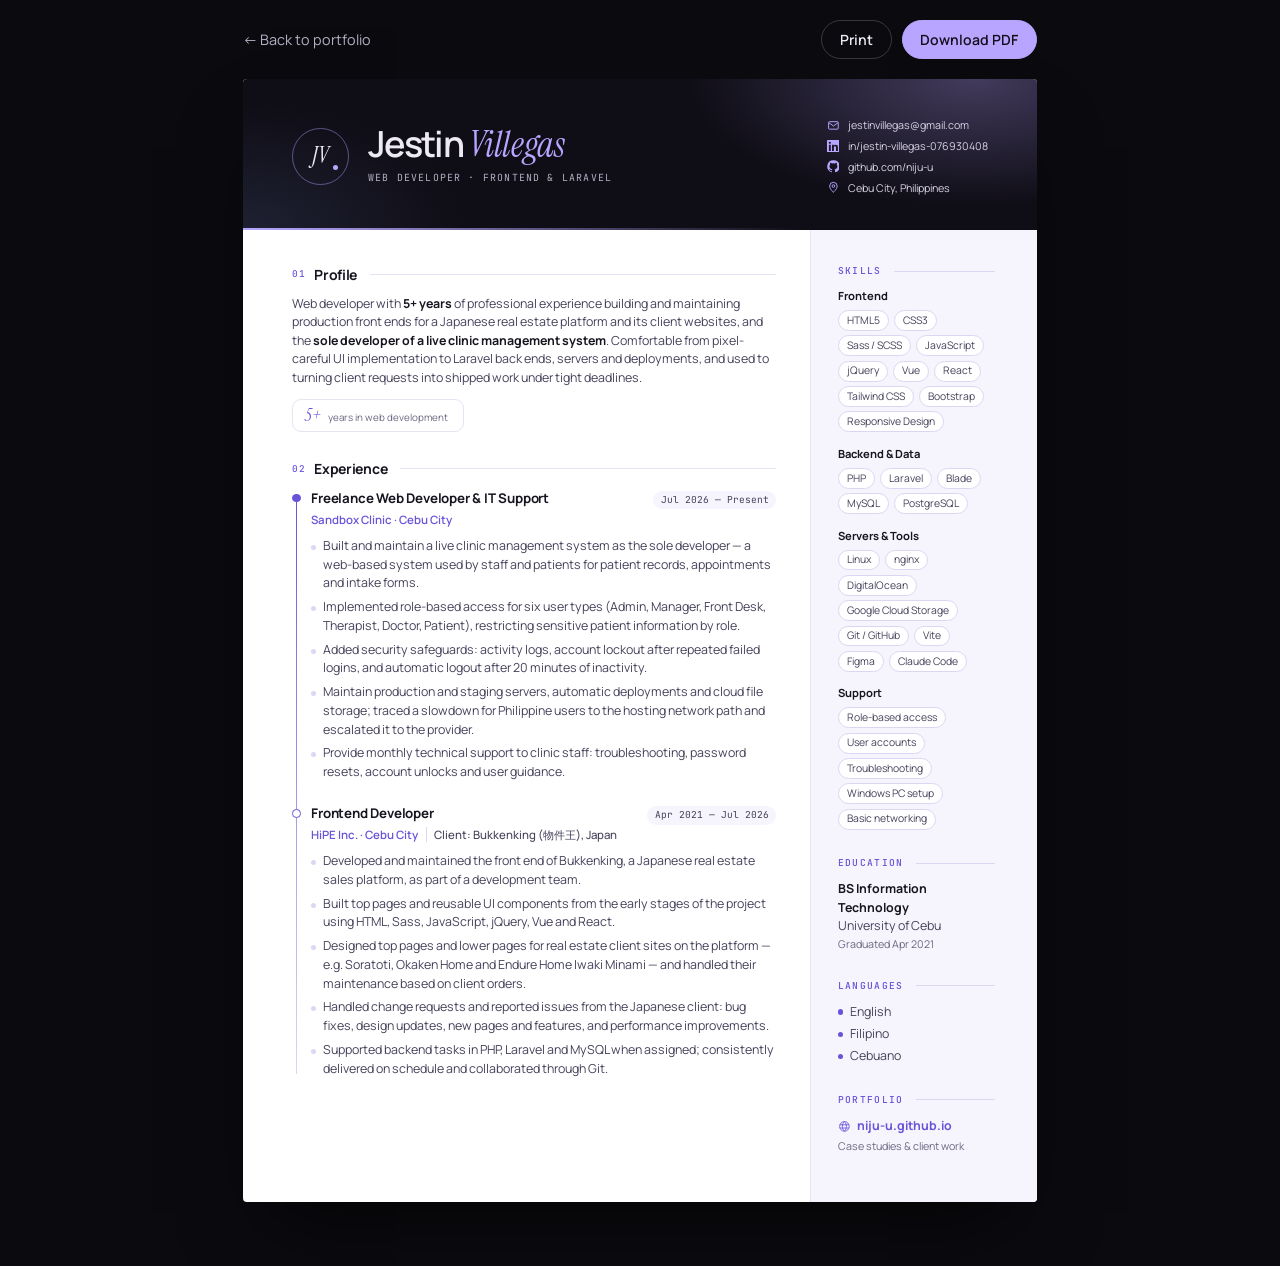
<file: resume.html>
<!doctype html>
<html lang="en">
<head>
  <meta charset="utf-8">
  <meta name="viewport" content="width=device-width, initial-scale=1">
  <title>Jestin Villegas — Resume</title>
  <meta name="description" content="Resume of Jestin Villegas, web developer in Cebu City, Philippines.">
  <meta name="theme-color" content="#0b0a0f">
  <link rel="canonical" href="https://niju-u.github.io/resume.html">
  <meta property="og:title" content="Jestin Villegas — Resume">
  <meta property="og:url" content="https://niju-u.github.io/resume.html">
  <meta property="og:image" content="https://niju-u.github.io/assets/img/og-image.jpg">
  <meta name="twitter:card" content="summary_large_image">
  <link rel="icon" href="assets/img/favicon.svg" type="image/svg+xml">
  <link rel="preconnect" href="https://fonts.googleapis.com">
  <link rel="preconnect" href="https://fonts.gstatic.com" crossorigin>
  <link href="https://fonts.googleapis.com/css2?family=Instrument+Serif:ital@0;1&family=JetBrains+Mono:wght@400;500&family=Manrope:wght@400;500;600;700&display=swap" rel="stylesheet">
  <link rel="stylesheet" href="assets/css/resume.css?v=7">
</head>
<body>

  <svg width="0" height="0" style="position:absolute" aria-hidden="true">
    <symbol id="r-pin" viewBox="0 0 24 24"><path d="M12 21s-7-6.2-7-11.5a7 7 0 0 1 14 0C19 14.8 12 21 12 21Zm0-9a2.5 2.5 0 1 0 0-5 2.5 2.5 0 0 0 0 5Z" fill="none" stroke="currentColor" stroke-width="1.8"/></symbol>
    <symbol id="r-mail" viewBox="0 0 24 24"><path d="M3 6.5A1.5 1.5 0 0 1 4.5 5h15A1.5 1.5 0 0 1 21 6.5v11a1.5 1.5 0 0 1-1.5 1.5h-15A1.5 1.5 0 0 1 3 17.5v-11Zm.5.5 8.5 6 8.5-6" fill="none" stroke="currentColor" stroke-width="1.8" stroke-linejoin="round"/></symbol>
    <symbol id="r-phone" viewBox="0 0 24 24"><path d="M6.6 3.5h2.6l1.4 4.2-2 1.5a12 12 0 0 0 6.2 6.2l1.5-2 4.2 1.4v2.6A2.1 2.1 0 0 1 18.4 19.5 15.4 15.4 0 0 1 4.5 5.6 2.1 2.1 0 0 1 6.6 3.5Z" fill="none" stroke="currentColor" stroke-width="1.8" stroke-linejoin="round"/></symbol>
    <symbol id="r-github" viewBox="0 0 24 24"><path fill="currentColor" d="M12 .5a11.5 11.5 0 0 0-3.64 22.41c.58.1.79-.25.79-.56v-2c-3.2.7-3.88-1.37-3.88-1.37-.52-1.33-1.28-1.69-1.28-1.69-1.04-.71.08-.7.08-.7 1.16.08 1.77 1.19 1.77 1.19 1.03 1.76 2.7 1.25 3.36.96.1-.75.4-1.25.73-1.54-2.55-.29-5.24-1.28-5.24-5.69 0-1.26.45-2.29 1.19-3.1-.12-.29-.52-1.46.11-3.05 0 0 .97-.31 3.17 1.18a11 11 0 0 1 5.77 0c2.2-1.49 3.17-1.18 3.17-1.18.63 1.59.23 2.76.11 3.05.74.81 1.19 1.84 1.19 3.1 0 4.42-2.7 5.39-5.26 5.68.41.36.78 1.06.78 2.14v3.17c0 .31.21.67.8.56A11.5 11.5 0 0 0 12 .5Z"/></symbol>
    <symbol id="r-linkedin" viewBox="0 0 24 24"><path fill="currentColor" d="M20.45 20.45h-3.56v-5.57c0-1.33-.02-3.04-1.85-3.04-1.86 0-2.14 1.45-2.14 2.94v5.67H9.34V9h3.42v1.56h.05c.48-.9 1.64-1.85 3.38-1.85 3.6 0 4.27 2.37 4.27 5.46v6.28ZM5.34 7.43a2.06 2.06 0 1 1 0-4.13 2.06 2.06 0 0 1 0 4.13ZM7.12 20.45H3.56V9h3.56v11.45ZM22.22 0H1.77C.79 0 0 .77 0 1.73v20.54C0 23.23.79 24 1.77 24h20.45c.98 0 1.78-.77 1.78-1.73V1.73C24 .77 23.2 0 22.22 0Z"/></symbol>
    <symbol id="r-globe" viewBox="0 0 24 24"><path d="M12 21a9 9 0 1 0 0-18 9 9 0 0 0 0 18Zm0 0c2.5-2.4 3.7-5.4 3.7-9S14.5 5.4 12 3m0 18c-2.5-2.4-3.7-5.4-3.7-9S9.5 5.4 12 3M3.5 9h17M3.5 15h17" fill="none" stroke="currentColor" stroke-width="1.6"/></symbol>
  </svg>

  <!-- Screen-only toolbar -->
  <header class="toolbar">
    <a href="index.html" class="toolbar__back">← Back to portfolio</a>
    <div class="toolbar__actions">
      <button type="button" class="toolbar__btn" onclick="window.print()">Print</button>
      <a href="assets/Jestin-Villegas-Resume.pdf" class="toolbar__btn toolbar__btn--primary" download>Download PDF</a>
    </div>
  </header>

  <main class="sheet" aria-label="Resume">

    <!-- Header band -->
    <header class="band">
      <div class="band__id">
        <span class="band__mark" aria-hidden="true">JV<i></i></span>
        <div>
          <h1 class="band__name">Jestin <em>Villegas</em></h1>
          <p class="band__role">Web Developer · Frontend &amp; Laravel</p>
        </div>
      </div>
      <ul class="band__contact" data-contact>
        <li><svg aria-hidden="true"><use href="#r-mail"/></svg><a href="mailto:jestinvillegas@gmail.com">jestinvillegas@gmail.com</a></li>
        <!-- phone is added only when exporting the PDF (see script at the bottom) -->
        <li><svg aria-hidden="true"><use href="#r-linkedin"/></svg><a href="https://www.linkedin.com/in/jestin-villegas-076930408/">in/jestin-villegas-076930408</a></li>
        <li><svg aria-hidden="true"><use href="#r-github"/></svg><a href="https://github.com/niju-u">github.com/niju-u</a></li>
        <li><svg aria-hidden="true"><use href="#r-pin"/></svg>Cebu City, Philippines</li>
      </ul>
    </header>

    <div class="body">
      <!-- Main column -->
      <div class="main">

        <section class="block">
          <h2 class="title"><span>01</span>Profile</h2>
          <p class="summary">
            Web developer with <strong>5+ years</strong> of professional experience building and maintaining
            production front ends for a Japanese real estate platform and its client websites, and the
            <strong>sole developer of a live clinic management system</strong>. Comfortable from pixel-careful
            UI implementation to Laravel back ends, servers and deployments, and used to turning client
            requests into shipped work under tight deadlines.
          </p>
          <ul class="highlights">
            <li><b>5+</b><span>years in web development</span></li>
          </ul>
        </section>

        <section class="block">
          <h2 class="title"><span>02</span>Experience</h2>

          <div class="timeline">
            <article class="job">
              <header class="job__head">
                <h3>Freelance Web Developer &amp; IT Support</h3>
                <span class="job__date">Jul 2026 — Present</span>
              </header>
              <p class="job__org">Sandbox Clinic · Cebu City</p>
              <ul class="job__list">
                <li>Built and maintain a live clinic management system as the sole developer — a web-based system used by staff and patients for patient records, appointments and intake forms.</li>
                <li>Implemented role-based access for six user types (Admin, Manager, Front Desk, Therapist, Doctor, Patient), restricting sensitive patient information by role.</li>
                <li>Added security safeguards: activity logs, account lockout after repeated failed logins, and automatic logout after 20 minutes of inactivity.</li>
                <li>Maintain production and staging servers, automatic deployments and cloud file storage; traced a slowdown for Philippine users to the hosting network path and escalated it to the provider.</li>
                <li>Provide monthly technical support to clinic staff: troubleshooting, password resets, account unlocks and user guidance.</li>
              </ul>
            </article>

            <article class="job">
              <header class="job__head">
                <h3>Frontend Developer</h3>
                <span class="job__date">Apr 2021 — Jul 2026</span>
              </header>
              <p class="job__org">HiPE Inc. · Cebu City <span class="job__client">Client: Bukkenking (物件王), Japan</span></p>
              <ul class="job__list">
                <li>Developed and maintained the front end of Bukkenking, a Japanese real estate sales platform, as part of a development team.</li>
                <li>Built top pages and reusable UI components from the early stages of the project using HTML, Sass, JavaScript, jQuery, Vue and React.</li>
                <li>Designed top pages and lower pages for real estate client sites on the platform — e.g. Soratoti, Okaken Home and Endure Home Iwaki Minami — and handled their maintenance based on client orders.</li>
                <li>Handled change requests and reported issues from the Japanese client: bug fixes, design updates, new pages and features, and performance improvements.</li>
                <li>Supported backend tasks in PHP, Laravel and MySQL when assigned; consistently delivered on schedule and collaborated through Git.</li>
              </ul>
            </article>
          </div>
        </section>

      </div>

      <!-- Side column -->
      <aside class="side">
        <section class="block">
          <h2 class="title title--side">Skills</h2>
          <div class="skill-group">
            <h3>Frontend</h3>
            <ul class="chips">
              <li>HTML5</li><li>CSS3</li><li>Sass / SCSS</li><li>JavaScript</li><li>jQuery</li><li>Vue</li><li>React</li><li>Tailwind CSS</li><li>Bootstrap</li><li>Responsive Design</li>
            </ul>
          </div>
          <div class="skill-group">
            <h3>Backend &amp; Data</h3>
            <ul class="chips">
              <li>PHP</li><li>Laravel</li><li>Blade</li><li>MySQL</li><li>PostgreSQL</li>
            </ul>
          </div>
          <div class="skill-group">
            <h3>Servers &amp; Tools</h3>
            <ul class="chips">
              <li>Linux</li><li>nginx</li><li>DigitalOcean</li><li>Google Cloud Storage</li><li>Git / GitHub</li><li>Vite</li><li>Figma</li><li>Claude Code</li>
            </ul>
          </div>
          <div class="skill-group">
            <h3>Support</h3>
            <ul class="chips">
              <li>Role-based access</li><li>User accounts</li><li>Troubleshooting</li><li>Windows PC setup</li><li>Basic networking</li>
            </ul>
          </div>
        </section>

        <section class="block">
          <h2 class="title title--side">Education</h2>
          <p class="side__strong">BS Information Technology</p>
          <p>University of Cebu</p>
          <p class="side__muted">Graduated Apr 2021</p>
        </section>

        <section class="block">
          <h2 class="title title--side">Languages</h2>
          <ul class="langs">
            <li>English</li><li>Filipino</li><li>Cebuano</li>
          </ul>
        </section>

        <section class="block portfolio">
          <h2 class="title title--side">Portfolio</h2>
          <a href="https://niju-u.github.io/"><svg aria-hidden="true"><use href="#r-globe"/></svg>niju-u.github.io</a>
          <p class="side__muted">Case studies &amp; client work</p>
        </section>
      </aside>
    </div>
  </main>

  <script>
    /* The phone number is not stored on the public site. It is passed in only when
       exporting the PDF: open resume.html#phone=<digits with country code> and print. */
    (function () {
      var m = location.hash.match(/phone=(\d{10,15})/);
      if (!m) return;
      var d = m[1];
      var pretty = '+' + d.slice(0, 2) + ' ' + d.slice(2, 5) + ' ' + d.slice(5, 8) + ' ' + d.slice(8);
      var li = document.createElement('li');
      li.innerHTML = '<svg aria-hidden="true"><use href="#r-phone"/></svg>' + pretty + ' <span class="band__note">Viber / WhatsApp</span>';
      var list = document.querySelector('[data-contact]');
      list.insertBefore(li, list.children[1]);
    })();
  </script>
</body>
</html>
</file>
<file: assets/css/styles.css>
/* =========================================================
   Jestin Villegas — Portfolio
   Dark creative · lavender accent · editorial type
   ========================================================= */

/* ---------- Tokens ---------- */
:root {
  --bg: #0b0a0f;
  --bg-2: #110f17;
  --surface: #16141d;
  --surface-2: #1d1a26;
  --line: rgba(236, 233, 243, 0.09);
  --line-strong: rgba(236, 233, 243, 0.18);

  --text: #ece9f3;
  --text-2: #b4afc3;
  --muted: #88839c;

  --accent: #b8a5ff;
  --accent-deep: #7d68e0;
  --accent-soft: rgba(184, 165, 255, 0.12);
  --accent-glow: rgba(184, 165, 255, 0.35);

  --cat-front: #b8a5ff;
  --cat-back: #8fb0ff;
  --cat-tool: #e6a9d6;

  --font-sans: "Manrope", system-ui, -apple-system, "Segoe UI", sans-serif;
  --font-serif: "Instrument Serif", "Times New Roman", serif;
  --font-mono: "JetBrains Mono", ui-monospace, "SFMono-Regular", Consolas, monospace;

  --gutter: clamp(16px, 4vw, 48px);
  --maxw: 1320px;
  --section-y: clamp(64px, 8vw, 112px);

  --ease-out: cubic-bezier(0.22, 1, 0.36, 1);
  --ease-in-out: cubic-bezier(0.65, 0, 0.35, 1);
  --radius: 4px;
  --nav-h: 76px;
}

/* ---------- Reset / base ---------- */
*, *::before, *::after { box-sizing: border-box; }
* { margin: 0; padding: 0; }

html {
  scroll-behavior: smooth;
  scroll-padding-top: calc(var(--nav-h) + 8px);
  -webkit-text-size-adjust: 100%;
}

body {
  background: var(--bg);
  color: var(--text);
  font-family: var(--font-sans);
  font-size: clamp(1rem, 0.95rem + 0.2vw, 1.0625rem);
  line-height: 1.65;
  -webkit-font-smoothing: antialiased;
  -moz-osx-font-smoothing: grayscale;
  overflow-x: hidden;
  text-rendering: optimizeLegibility;
}

/* film grain for a premium print-like texture */
body::after {
  content: "";
  position: fixed;
  inset: 0;
  pointer-events: none;
  z-index: 90;
  opacity: 0.035;
  background-image: url("data:image/svg+xml,%3Csvg xmlns='http://www.w3.org/2000/svg' width='160' height='160'%3E%3Cfilter id='n'%3E%3CfeTurbulence baseFrequency='.9' numOctaves='2' stitchTiles='stitch'/%3E%3C/filter%3E%3Crect width='100%25' height='100%25' filter='url(%23n)'/%3E%3C/svg%3E");
}

body.is-locked { overflow: hidden; }

img, svg { display: block; max-width: 100%; }
img { height: auto; }
a { color: inherit; text-decoration: none; }
button { font: inherit; color: inherit; background: none; border: 0; cursor: pointer; }
ul, ol { list-style: none; }
em { font-family: var(--font-serif); font-style: italic; font-weight: 400; letter-spacing: -0.01em; }
::selection { background: var(--accent); color: var(--bg); }

:focus-visible {
  outline: 2px solid var(--accent);
  outline-offset: 4px;
  border-radius: 2px;
}

.container {
  width: 100%;
  max-width: calc(var(--maxw) + var(--gutter) * 2);
  margin-inline: auto;
  padding-inline: var(--gutter);
}

.icon { width: 1.1em; height: 1.1em; flex: none; }
.icon--sm { width: 0.9em; height: 0.9em; }
.muted { color: var(--muted); }

.skip-link {
  position: fixed;
  top: 12px; left: 12px;
  z-index: 200;
  padding: 10px 16px;
  background: var(--accent);
  color: var(--bg);
  font-weight: 600;
  transform: translateY(-200%);
  transition: transform .3s var(--ease-out);
}
.skip-link:focus { transform: none; }

.eyebrow {
  font-family: var(--font-mono);
  font-size: 0.78rem;
  letter-spacing: 0.04em;
  color: var(--text-2);
}

.display {
  font-size: clamp(2.4rem, 1.4rem + 4.4vw, 5.25rem);
  line-height: 1;
  font-weight: 500;
  letter-spacing: -0.045em;
}
.display em { color: var(--accent); letter-spacing: -0.02em; }

/* ---------- Buttons ---------- */
.btn {
  --btn-bg: transparent;
  position: relative;
  display: inline-flex;
  align-items: center;
  gap: 0.6em;
  padding: 1em 1.6em;
  border-radius: 999px;
  font-size: 0.95rem;
  font-weight: 600;
  letter-spacing: -0.01em;
  white-space: nowrap;
  isolation: isolate;
  overflow: hidden;
  transition: color .4s var(--ease-out), border-color .4s var(--ease-out), transform .4s var(--ease-out);
  will-change: transform;
}
.btn::before {
  content: "";
  position: absolute;
  inset: 0;
  z-index: -1;
  border-radius: inherit;
  transform: translateY(101%);
  transition: transform .5s var(--ease-out);
}
.btn:hover::before, .btn:focus-visible::before { transform: translateY(0); }
.btn .icon { transition: transform .4s var(--ease-out); }
.btn:hover .icon { transform: translate(3px, -3px); }

.btn--primary { background: var(--accent); color: #120f1c; }
.btn--primary::before { background: var(--text); }

.btn--ghost { border: 1px solid var(--line-strong); color: var(--text); }
.btn--ghost::before { background: var(--text); }
.btn--ghost:hover { color: var(--bg); border-color: var(--text); }

.btn--small { padding: 0.65em 1.2em; font-size: 0.85rem; }
.btn--large { padding: 1.2em 2em; font-size: 1.05rem; }

.link-arrow {
  display: inline-flex;
  align-items: center;
  gap: 0.45em;
  font-weight: 600;
  font-size: 0.92rem;
  padding-bottom: 4px;
  background: linear-gradient(currentColor, currentColor) left bottom / 0 1px no-repeat;
  transition: background-size .45s var(--ease-out), color .3s;
}
.link-arrow:hover { background-size: 100% 1px; color: var(--accent); }
.link-arrow.is-disabled { color: var(--muted); cursor: not-allowed; pointer-events: none; }
.link-arrow .muted { font-weight: 400; }

/* ---------- Loader ---------- */
.loader { display: none; }
.js .loader {
  position: fixed;
  inset: 0;
  z-index: 150;
  display: flex;
  flex-direction: column;
  justify-content: flex-end;
  padding: var(--gutter);
  background: var(--bg-2);
  transition: transform 1s var(--ease-in-out);
}
.loader__inner {
  display: flex;
  justify-content: space-between;
  align-items: flex-end;
  gap: 24px;
}
.loader__name {
  font-family: var(--font-serif);
  font-style: italic;
  font-size: clamp(1.6rem, 4vw, 3rem);
  color: var(--text-2);
}
.loader__count {
  font-size: clamp(4rem, 14vw, 11rem);
  line-height: 0.85;
  font-weight: 500;
  letter-spacing: -0.06em;
  font-variant-numeric: tabular-nums;
}
.loader__count::after { content: "%"; font-size: 0.3em; color: var(--accent); margin-left: 0.1em; }
.loader__bar { margin-top: 24px; height: 1px; background: var(--line); }
.loader__bar span {
  display: block;
  height: 100%;
  background: var(--accent);
  transform-origin: left;
  transform: scaleX(var(--p, 0));
}
.is-loaded .loader { transform: translateY(-100%); pointer-events: none; }

/* ---------- Cursor ---------- */
.cursor { display: none; }
.has-cursor .cursor { display: block; }
.cursor__dot, .cursor__ring {
  position: fixed;
  top: 0; left: 0;
  z-index: 160;
  pointer-events: none;
  border-radius: 50%;
}
.cursor__dot {
  width: 6px; height: 6px;
  margin: -3px 0 0 -3px;
  background: var(--accent);
}
.cursor__ring {
  width: 38px; height: 38px;
  margin: -19px 0 0 -19px;
  border: 1px solid rgba(184, 165, 255, 0.5);
  display: grid;
  place-items: center;
  transition: width .35s var(--ease-out), height .35s var(--ease-out), margin .35s var(--ease-out),
              background-color .35s var(--ease-out), border-color .35s, opacity .3s;
}
.cursor__label {
  font-family: var(--font-mono);
  font-size: 0.7rem;
  text-transform: uppercase;
  letter-spacing: 0.08em;
  color: var(--bg);
  opacity: 0;
  transition: opacity .25s;
}
.cursor.is-hover .cursor__ring {
  width: 64px; height: 64px; margin: -32px 0 0 -32px;
  background: var(--accent-soft);
  border-color: transparent;
}
.cursor.is-label .cursor__ring {
  width: 88px; height: 88px; margin: -44px 0 0 -44px;
  background: var(--accent);
  border-color: transparent;
}
.cursor.is-label .cursor__label { opacity: 1; }
.cursor.is-label .cursor__dot { opacity: 0; }
.cursor.is-hidden { opacity: 0; }

/* ---------- Scroll progress ---------- */
.progress {
  position: fixed;
  top: 0; left: 0; right: 0;
  height: 2px;
  z-index: 120;
  pointer-events: none;
}
.progress span {
  display: block;
  height: 100%;
  background: linear-gradient(90deg, var(--accent-deep), var(--accent));
  transform-origin: left;
  transform: scaleX(var(--progress, 0));
}

/* ---------- Nav ---------- */
.nav {
  position: fixed;
  inset: 0 0 auto;
  z-index: 100;
  height: var(--nav-h);
  transition: transform .5s var(--ease-out), background-color .4s, border-color .4s, backdrop-filter .4s;
  border-bottom: 1px solid transparent;
}
.nav.is-scrolled {
  background: rgba(11, 10, 15, 0.65);
  backdrop-filter: blur(16px) saturate(140%);
  -webkit-backdrop-filter: blur(16px) saturate(140%);
  border-color: var(--line);
}
.nav.is-hidden { transform: translateY(-100%); }
.nav__inner {
  height: 100%;
  display: flex;
  align-items: center;
  gap: 32px;
}
.nav__logo { display: inline-flex; align-items: baseline; gap: 2px; margin-right: auto; }
.nav__mark {
  font-family: var(--font-serif);
  font-style: italic;
  font-size: 1.85rem;
  line-height: 1;
}
.nav__dot {
  width: 7px; height: 7px;
  border-radius: 50%;
  background: var(--accent);
  transition: transform .4s var(--ease-out);
}
.nav__logo:hover .nav__dot { transform: scale(1.6); }

.nav__links { display: flex; gap: 6px; }
.nav__links a {
  position: relative;
  padding: 8px 12px;
  font-size: 0.9rem;
  color: var(--text-2);
  transition: color .3s;
}
.nav__links a span {
  font-family: var(--font-mono);
  font-size: 0.65rem;
  color: var(--muted);
  margin-right: 6px;
  vertical-align: 2px;
}
.nav__links a::after {
  content: "";
  position: absolute;
  left: 12px; right: 12px; bottom: 2px;
  height: 1px;
  background: var(--accent);
  transform: scaleX(0);
  transform-origin: right;
  transition: transform .45s var(--ease-out);
}
.nav__links a:hover, .nav__links a.is-active { color: var(--text); }
.nav__links a:hover::after, .nav__links a.is-active::after { transform: scaleX(1); transform-origin: left; }

.nav__resume {
  font-size: 0.9rem;
  color: var(--text-2);
  padding-bottom: 2px;
  background: linear-gradient(var(--accent), var(--accent)) left bottom / 0 1px no-repeat;
  transition: color .3s, background-size .45s var(--ease-out);
}
.nav__resume:hover { color: var(--text); background-size: 100% 1px; }

.nav__toggle {
  display: none;
  width: 44px; height: 44px;
  position: relative;
  border-radius: 50%;
  border: 1px solid var(--line-strong);
}
.nav__toggle span {
  position: absolute;
  left: 13px; right: 13px;
  height: 1.5px;
  background: var(--text);
  transition: transform .45s var(--ease-out), top .45s var(--ease-out);
}
.nav__toggle span:first-child { top: 17px; }
.nav__toggle span:last-child { top: 25px; }
.nav__toggle[aria-expanded="true"] span:first-child { top: 21px; transform: rotate(45deg); }
.nav__toggle[aria-expanded="true"] span:last-child { top: 21px; transform: rotate(-45deg); }

/* Mobile menu */
.menu {
  position: fixed;
  inset: 0;
  z-index: 95;
  display: flex;
  flex-direction: column;
  justify-content: space-between;
  padding: calc(var(--nav-h) + 32px) var(--gutter) 32px;
  background: var(--bg-2);
  clip-path: inset(0 0 100% 0);
  transition: clip-path .7s var(--ease-in-out), visibility 0s .7s;
  visibility: hidden;
}
.menu[hidden] { display: flex; }
.menu.is-open { clip-path: inset(0 0 0 0); visibility: visible; transition: clip-path .7s var(--ease-in-out); }
.menu__links a {
  display: flex;
  align-items: baseline;
  gap: 16px;
  padding: 10px 0;
  font-size: clamp(2.4rem, 11vw, 4rem);
  font-weight: 500;
  letter-spacing: -0.04em;
  line-height: 1.05;
  border-bottom: 1px solid var(--line);
  opacity: 0;
  transform: translateY(24px);
  transition: opacity .5s var(--ease-out), transform .6s var(--ease-out), color .3s;
}
.menu__links a span { font-family: var(--font-mono); font-size: 0.8rem; color: var(--accent); letter-spacing: 0; }
.menu__links a:hover { color: var(--accent); }
.menu.is-open .menu__links a { opacity: 1; transform: none; }
.menu.is-open .menu__links a:nth-child(1) { transition-delay: .25s; }
.menu.is-open .menu__links a:nth-child(2) { transition-delay: .3s; }
.menu.is-open .menu__links a:nth-child(3) { transition-delay: .35s; }
.menu.is-open .menu__links a:nth-child(4) { transition-delay: .4s; }
.menu.is-open .menu__links a:nth-child(5) { transition-delay: .45s; }
.menu.is-open .menu__links a:nth-child(6) { transition-delay: .5s; }
.menu__foot {
  display: flex;
  justify-content: space-between;
  flex-wrap: wrap;
  gap: 8px;
  font-family: var(--font-mono);
  font-size: 0.8rem;
  color: var(--text-2);
}

/* ---------- Hero ---------- */
.hero {
  position: relative;
  min-height: 100vh;
  min-height: 100svh;
  display: flex;
  flex-direction: column;
  justify-content: flex-end;
  padding-top: calc(var(--nav-h) + 48px);
  padding-bottom: 32px;
  overflow: hidden;
}
.hero__bg { position: absolute; inset: 0; pointer-events: none; }
.hero__grid {
  position: absolute;
  inset: 0;
  background-image:
    linear-gradient(var(--line) 1px, transparent 1px),
    linear-gradient(90deg, var(--line) 1px, transparent 1px);
  background-size: 88px 88px;
  background-position: center;
  mask-image: radial-gradient(ellipse 70% 60% at 50% 40%, #000 20%, transparent 75%);
  -webkit-mask-image: radial-gradient(ellipse 70% 60% at 50% 40%, #000 20%, transparent 75%);
  opacity: 0.55;
}
/* spotlight that reveals a brighter grid under the cursor */
.hero__spot {
  position: absolute;
  inset: 0;
  background-image:
    linear-gradient(rgba(184,165,255,.35) 1px, transparent 1px),
    linear-gradient(90deg, rgba(184,165,255,.35) 1px, transparent 1px);
  background-size: 88px 88px;
  background-position: center;
  mask-image: radial-gradient(260px circle at var(--mx, 50%) var(--my, 40%), #000, transparent 70%);
  -webkit-mask-image: radial-gradient(260px circle at var(--mx, 50%) var(--my, 40%), #000, transparent 70%);
  opacity: 0;
  transition: opacity .6s;
}
.hero:hover .hero__spot { opacity: 1; }

.orb {
  position: absolute;
  border-radius: 50%;
  filter: blur(70px);
  will-change: transform;
}
.orb--1 {
  width: 46vw; height: 46vw; max-width: 640px; max-height: 640px;
  top: -12%; right: -8%;
  background: radial-gradient(circle at 30% 30%, rgba(184,165,255,.55), rgba(125,104,224,.15) 60%, transparent 70%);
  animation: drift 18s ease-in-out infinite alternate;
}
.orb--2 {
  width: 30vw; height: 30vw; max-width: 420px; max-height: 420px;
  bottom: 8%; left: -10%;
  background: radial-gradient(circle, rgba(143,176,255,.28), transparent 70%);
  animation: drift 22s ease-in-out infinite alternate-reverse;
}
.orb--3 {
  width: 14vw; height: 14vw; max-width: 200px; max-height: 200px;
  top: 40%; right: 30%;
  background: radial-gradient(circle, rgba(230,169,214,.25), transparent 70%);
  animation: drift 14s ease-in-out infinite alternate;
}
@keyframes drift {
  from { translate: 0 0; }
  to { translate: 40px 30px; }
}

.shape { position: absolute; color: var(--accent); opacity: 0.45; will-change: transform; }
.shape--ring { width: 180px; top: 18%; right: 12%; animation: spin 40s linear infinite; }
.shape--plus { width: 18px; top: 30%; left: 8%; animation: float 7s ease-in-out infinite; }
.shape--bracket { width: 56px; bottom: 30%; right: 6%; opacity: 0.35; animation: float 9s ease-in-out infinite reverse; }
@keyframes spin { to { rotate: 360deg; } }
@keyframes float { 50% { translate: 0 -14px; } }

.hero__inner { position: relative; }
.hero__intro { display: inline-flex; align-items: center; gap: 10px; margin-bottom: clamp(20px, 3vw, 36px); }
.status-dot {
  position: relative;
  width: 8px; height: 8px;
  border-radius: 50%;
  background: #7ee0a8;
}
.status-dot::after {
  content: "";
  position: absolute;
  inset: 0;
  border-radius: 50%;
  background: inherit;
  animation: ping 2s var(--ease-out) infinite;
}
@keyframes ping { 80%, 100% { transform: scale(3); opacity: 0; } }

.hero__title {
  font-size: clamp(2.9rem, 1rem + 8.6vw, 9.25rem);
  line-height: 0.95;
  font-weight: 500;
  letter-spacing: -0.055em;
  max-width: 13ch;
}
.hero__title em { letter-spacing: -0.03em; padding-right: 0.04em; }
.hero__accent {
  color: transparent;
  background: linear-gradient(100deg, var(--accent) 10%, #e6dcff 50%, var(--accent-deep) 90%);
  background-size: 200% 100%;
  -webkit-background-clip: text;
  background-clip: text;
  animation: sheen 6s ease-in-out infinite;
}
@keyframes sheen { 50% { background-position: 100% 0; } }

/* line-mask reveal */
.line { display: block; overflow: hidden; padding-bottom: 0.06em; margin-bottom: -0.06em; }
.line__inner { display: inline-block; }
.js .hero .line__inner { transform: translateY(110%); transition: transform 1.2s var(--ease-out); }
.js .is-loaded .hero .line__inner { transform: none; }
.js .is-loaded .hero .line:nth-child(2) .line__inner { transition-delay: .1s; }
.js .is-loaded .hero .line:nth-child(3) .line__inner { transition-delay: .2s; }

.js [data-hero-item] { opacity: 0; transform: translateY(20px); transition: opacity 1s var(--ease-out), transform 1s var(--ease-out); }
.js .is-loaded [data-hero-item] { opacity: 1; transform: none; transition-delay: .5s; }
.js .is-loaded .hero__intro[data-hero-item] { transition-delay: .05s; }

.hero__bottom {
  display: flex;
  justify-content: space-between;
  align-items: flex-end;
  flex-wrap: wrap;
  gap: 32px;
  margin-top: clamp(32px, 5vw, 56px);
  padding-right: clamp(0px, 14vw, 220px);
}
.hero__desc { max-width: 46ch; color: var(--text-2); font-size: clamp(1rem, 0.95rem + 0.3vw, 1.15rem); }
.hero__actions { display: flex; flex-wrap: wrap; gap: 12px; }

.badge {
  position: absolute;
  right: var(--gutter);
  bottom: 0;
  width: clamp(110px, 11vw, 150px);
  aspect-ratio: 1;
  display: grid;
  place-items: center;
  border-radius: 50%;
  background: rgba(22, 20, 29, 0.5);
  border: 1px solid var(--line);
  backdrop-filter: blur(10px);
  -webkit-backdrop-filter: blur(10px);
}
.badge__text {
  position: absolute;
  inset: 0;
  width: 100%;
  height: 100%;
  animation: spin 18s linear infinite;
}
.badge__text text {
  font-family: var(--font-mono);
  font-size: 13.5px;
  letter-spacing: 2.4px;
  text-transform: uppercase;
  fill: var(--text-2);
}
.badge__icon { width: 26px; height: 26px; color: var(--accent); transition: transform .4s var(--ease-out); }
.badge:hover .badge__icon { transform: translateY(5px); }
.badge:hover .badge__text { animation-duration: 6s; }

.hero__meta {
  position: relative;
  display: flex;
  align-items: center;
  gap: 20px;
  margin-top: clamp(40px, 6vw, 72px);
  font-family: var(--font-mono);
  font-size: 0.75rem;
  color: var(--muted);
  text-transform: uppercase;
  letter-spacing: 0.08em;
}
.hero__meta-line { flex: 1; height: 1px; background: var(--line); }

/* ---------- Marquee ---------- */
.marquee {
  border-block: 1px solid var(--line);
  overflow: hidden;
  padding: 22px 0;
  background: var(--bg-2);
}
.marquee__track {
  display: flex;
  width: max-content;
  align-items: center;
  gap: 40px;
  animation: marquee 40s linear infinite;
}
.marquee:hover .marquee__track { animation-play-state: paused; }
.marquee span {
  font-size: clamp(1.4rem, 1rem + 1.6vw, 2.3rem);
  font-weight: 500;
  letter-spacing: -0.03em;
  color: var(--text-2);
  white-space: nowrap;
}
.marquee span:nth-of-type(even) { font-family: var(--font-serif); font-style: italic; font-weight: 400; color: var(--text); }
.marquee i { font-style: normal; color: var(--accent); font-size: 1rem; }
@keyframes marquee { to { transform: translateX(calc(-50% - 20px)); } }

/* ---------- Section scaffolding ---------- */
.section { position: relative; padding-block: var(--section-y); }
.section__head {
  display: flex;
  align-items: center;
  gap: 14px;
  margin-bottom: clamp(32px, 4.5vw, 64px);
  font-family: var(--font-mono);
  font-size: 0.78rem;
  text-transform: uppercase;
  letter-spacing: 0.1em;
}
.section__num { color: var(--accent); }
.section__label { color: var(--text-2); }
.section__rule { flex: 1; height: 1px; background: var(--line); transform-origin: left; }
.js .section__head .section__rule { transform: scaleX(0); transition: transform 1.4s var(--ease-out) .2s; }
.js .section__head.is-in .section__rule { transform: scaleX(1); }

/* scroll reveal */
.js [data-reveal] {
  opacity: 0;
  transform: translateY(40px);
  transition: opacity 1s var(--ease-out), transform 1.1s var(--ease-out);
  transition-delay: var(--d, 0s);
}
.js [data-reveal].is-in { opacity: 1; transform: none; }

/* Line-mask reveal: the observer watches the heading itself, because the
   hidden lines are clipped and would never report as visible on their own. */
.js [data-reveal-lines] .line__inner { transform: translateY(110%); transition: transform 1.2s var(--ease-out); }
.js [data-reveal-lines] .line:nth-child(2) .line__inner { transition-delay: .12s; }
.js [data-reveal-lines].is-in .line__inner { transform: none; }

/* ---------- About ---------- */
.about__grid {
  display: grid;
  grid-template-columns: 1.25fr 1fr;
  gap: clamp(40px, 7vw, 120px);
  align-items: start;
}
.about__statement {
  font-size: clamp(1.9rem, 1.1rem + 2.8vw, 3.6rem);
  line-height: 1.12;
  font-weight: 400;
  letter-spacing: -0.035em;
}
.about__statement em { color: var(--accent); }
/* Portrait: toned into the page palette and faded into the background,
   so it reads as part of the layout rather than a pasted-in rectangle.
   Full colour comes back on hover. */
.about__photo {
  position: relative;
  margin-top: clamp(24px, 3vw, 44px);
  max-width: 400px;
}
.about__photo-frame {
  position: relative;
  aspect-ratio: 4 / 5;
  overflow: hidden;
  /* soft oval fade on every edge, heavier at the bottom */
  -webkit-mask-image: radial-gradient(ellipse 58% 58% at 50% 42%, #000 45%, transparent 100%);
          mask-image: radial-gradient(ellipse 58% 58% at 50% 42%, #000 45%, transparent 100%);
}
.about__photo-frame img {
  width: 100%;
  height: 100%;
  object-fit: cover;
  object-position: 50% 30%;
  filter: grayscale(1) contrast(1.08) brightness(.82);
  transform: scale(1.02);
  transition: filter 1s var(--ease-out), transform 1.2s var(--ease-out);
}
/* lavender duotone wash in the site accent */
.about__photo-frame::after {
  content: "";
  position: absolute;
  inset: 0;
  background: linear-gradient(160deg, var(--accent), #4b3a8f);
  mix-blend-mode: color;
  opacity: .45;
  transition: opacity 1s var(--ease-out);
  pointer-events: none;
}
.about__photo:hover .about__photo-frame img { filter: none; transform: scale(1.05); }
.about__photo:hover .about__photo-frame::after { opacity: 0; }
/* caption sits in the faded area, like a label on the page rather than under a card */
.about__photo figcaption {
  position: absolute;
  left: 0;
  bottom: 6%;
  display: flex;
  align-items: center;
  gap: 10px;
  font-family: var(--font-mono);
  font-size: 0.7rem;
  text-transform: uppercase;
  letter-spacing: 0.08em;
  color: var(--muted);
}
.about__photo figcaption::before {
  content: "";
  width: 28px;
  height: 1px;
  background: var(--accent);
}
.about__body p { color: var(--text-2); margin-bottom: 1.25em; }
.about__body p:first-child::first-letter {
  float: left;
  font-family: var(--font-serif);
  font-size: 4.2em;
  line-height: 0.8;
  margin: 0.08em 0.1em 0 0;
  color: var(--accent);
}

.stats {
  display: grid;
  grid-template-columns: repeat(3, 1fr);
  margin-top: 40px;
  border-top: 1px solid var(--line);
}
.stat { padding: 20px 16px 0 0; display: flex; flex-direction: column-reverse; gap: 6px; }
.stat + .stat { padding-left: 16px; border-left: 1px solid var(--line); }
.stat dt { font-size: 0.8rem; color: var(--muted); line-height: 1.4; }
.stat dd {
  font-size: clamp(2.6rem, 2rem + 2vw, 3.8rem);
  font-weight: 500;
  letter-spacing: -0.05em;
  line-height: 1;
  font-variant-numeric: tabular-nums;
}
.stat sup { font-size: 0.45em; color: var(--accent); vertical-align: 0.9em; margin-left: 2px; }

.principles {
  display: grid;
  grid-template-columns: repeat(3, 1fr);
  margin-top: clamp(56px, 7vw, 96px);
  border-top: 1px solid var(--line);
}
.principle {
  position: relative;
  padding: 36px clamp(16px, 2.4vw, 36px) 8px 0;
}
.principle + .principle { padding-left: clamp(16px, 2.4vw, 36px); border-left: 1px solid var(--line); }
.principle::before {
  content: "";
  position: absolute;
  top: -1px; left: 0; right: 0;
  height: 1px;
  background: var(--accent);
  transform: scaleX(0);
  transform-origin: left;
  transition: transform .8s var(--ease-out);
}
.principle:hover::before { transform: scaleX(1); }
.principle__num { font-family: var(--font-serif); font-style: italic; font-size: 1.6rem; color: var(--accent); }
.principle h3 { font-size: 1.3rem; font-weight: 600; letter-spacing: -0.02em; margin: 14px 0 10px; }
.principle p { color: var(--text-2); font-size: 0.95rem; }

.journey {
  margin-top: clamp(56px, 7vw, 96px);
  display: grid;
  grid-template-columns: 1fr 3fr;
  gap: 32px;
}
.journey__title {
  font-family: var(--font-serif);
  font-style: italic;
  font-weight: 400;
  font-size: clamp(2rem, 1.4rem + 2vw, 3rem);
  line-height: 1;
}
.journey__item {
  display: grid;
  grid-template-columns: 180px 1.1fr 1.4fr;
  gap: 24px;
  padding: 28px 0;
  border-top: 1px solid var(--line);
  transition: padding-left .5s var(--ease-out);
}
.journey__item:last-child { border-bottom: 1px solid var(--line); }
.journey__item:hover { padding-left: 12px; }
.journey__date { font-family: var(--font-mono); font-size: 0.78rem; color: var(--accent); padding-top: 4px; }
.journey__item h4 { font-size: 1.1rem; font-weight: 600; letter-spacing: -0.02em; line-height: 1.35; }
.journey__org { color: var(--muted); font-size: 0.9rem; margin-top: 4px; }
.journey__desc { color: var(--text-2); font-size: 0.95rem; }

/* ---------- Skills ---------- */
.skills { background: var(--bg-2); border-block: 1px solid var(--line); }
.skills__intro, .work__intro {
  display: grid;
  grid-template-columns: 1.3fr 1fr;
  gap: 40px;
  align-items: end;
  margin-bottom: clamp(40px, 6vw, 72px);
}
.skills__intro p, .work__intro p { color: var(--text-2); max-width: 42ch; }

.skills__legend { display: flex; flex-wrap: wrap; gap: 10px; margin-bottom: 28px; }
.chip {
  display: inline-flex;
  align-items: center;
  gap: 8px;
  padding: 8px 16px;
  border: 1px solid var(--line-strong);
  border-radius: 999px;
  font-size: 0.85rem;
  color: var(--text-2);
  transition: background-color .3s, color .3s, border-color .3s;
}
.chip:hover { color: var(--text); border-color: var(--text-2); }
.chip.is-active { background: var(--text); color: var(--bg); border-color: var(--text); }
.cat { width: 8px; height: 8px; border-radius: 2px; display: inline-block; }
.cat--front { background: var(--cat-front); }
.cat--back { background: var(--cat-back); }
.cat--tool { background: var(--cat-tool); }

.elements {
  display: grid;
  grid-template-columns: repeat(6, 1fr);
  gap: 1px;
  background: var(--line);
  border: 1px solid var(--line);
}
.el {
  --c: var(--cat-front);
  position: relative;
  aspect-ratio: 1 / 1.05;
  padding: clamp(12px, 1.4vw, 20px);
  background: var(--bg-2);
  display: flex;
  flex-direction: column;
  overflow: hidden;
  transform-style: preserve-3d;
  transition: background-color .4s, opacity .5s var(--ease-out), filter .5s;
}
.el[data-cat="back"] { --c: var(--cat-back); }
.el[data-cat="tool"] { --c: var(--cat-tool); }
.el::before {
  content: "";
  position: absolute;
  inset: 0;
  background: radial-gradient(180px circle at var(--gx, 50%) var(--gy, 50%), color-mix(in srgb, var(--c) 22%, transparent), transparent 70%);
  opacity: 0;
  transition: opacity .4s;
}
.el::after {
  content: "";
  position: absolute;
  left: 0; top: 0;
  width: 3px; height: 100%;
  background: var(--c);
  transform: scaleY(0.18);
  transform-origin: top;
  transition: transform .5s var(--ease-out);
}
.el:hover { background: var(--surface); }
.el:hover::before { opacity: 1; }
.el:hover::after { transform: scaleY(1); }
.el > * { position: relative; }
.el__n { font-family: var(--font-mono); font-size: 0.7rem; color: var(--muted); }
.el__sym {
  margin-top: auto;
  font-family: var(--font-serif);
  font-size: clamp(2.4rem, 1.6rem + 2.4vw, 3.6rem);
  line-height: 1;
  color: var(--text);
  transition: color .4s, transform .5s var(--ease-out);
}
.el:hover .el__sym { color: var(--c); transform: translateY(-4px); }
.el__name { font-size: 0.88rem; font-weight: 600; margin-top: 8px; line-height: 1.25; }
.el__note {
  font-size: 0.75rem;
  color: var(--text-2);
  line-height: 1.35;
  max-height: 0;
  opacity: 0;
  transition: max-height .5s var(--ease-out), opacity .4s, margin .5s var(--ease-out);
}
.el:hover .el__note, .el:focus-within .el__note { max-height: 3em; opacity: 1; margin-top: 4px; }
.el.is-dim { opacity: 0.18; filter: grayscale(1); }

/* staggered reveal for element grid */
.js [data-reveal-group] > * { opacity: 0; transform: translateY(24px); }
.js [data-reveal-group].is-in > * {
  opacity: 1;
  transform: none;
  transition: opacity .8s var(--ease-out) calc(var(--i, 0) * 40ms), transform .9s var(--ease-out) calc(var(--i, 0) * 40ms), background-color .4s, filter .5s;
}
.js [data-reveal-group].is-in > .is-dim { opacity: 0.18; }

/* ---------- Work / case studies ---------- */
.case {
  display: grid;
  grid-template-columns: 1.15fr 1fr;
  gap: clamp(32px, 5vw, 80px);
  align-items: start;
  padding-block: clamp(48px, 7vw, 96px);
  border-top: 1px solid var(--line);
}
.case:last-child { border-bottom: 1px solid var(--line); padding-bottom: clamp(40px, 5vw, 64px); }
.case--flip .case__media { order: 2; }

.case__media {
  position: sticky;
  top: calc(var(--nav-h) + 24px);
  display: block;
  border-radius: var(--radius);
}
.case__frame {
  position: relative;
  overflow: hidden;
  border-radius: var(--radius);
  aspect-ratio: 16 / 10;
  background: var(--surface);
  box-shadow: 0 40px 80px -40px rgba(0,0,0,.8), 0 0 0 1px var(--line);
}
.case__frame::after {
  content: "";
  position: absolute;
  inset: 0;
  background: linear-gradient(180deg, transparent 50%, rgba(11,10,15,.5));
  opacity: 0.6;
  transition: opacity .6s;
}
.case__frame img {
  width: 100%;
  height: 112%;
  object-fit: cover;
  transform: translateY(var(--py, -6%)) scale(1.02);
  transition: scale 1.2s var(--ease-out);
  will-change: transform;
}
.case__media:hover .case__frame img { scale: 1.08; }
/* for wider screenshots (e.g. 1900×1000): match the ratio, keep the left side in view */
.case__frame--wide { aspect-ratio: 19 / 10; }
.case__frame--wide img { object-position: left center; transform-origin: left center; }
/* very wide screenshots (~2.2:1): taller image box hides any strip along the bottom edge */
.case__frame--panorama { aspect-ratio: 21 / 10; }
.case__frame--panorama img { height: 125%; object-position: center top; }

/* secondary image layered over the main preview (e.g. the company it was built at) */
.case__media:has(.case__inset) { margin-bottom: clamp(56px, 7vw, 96px); }
.case__inset {
  position: absolute;
  right: -3%;
  bottom: clamp(-96px, -7vw, -56px);
  width: 46%;
  z-index: 2;
  transition: transform .8s var(--ease-out);
}
.case__inset-img {
  position: relative;
  overflow: hidden;
  aspect-ratio: 1280 / 648;
  border-radius: var(--radius);
  box-shadow: 0 30px 60px -20px rgba(0,0,0,.9), 0 0 0 1px var(--line-strong);
}
.case__inset-img img {
  width: 100%;
  height: 100%;
  object-fit: cover;
  object-position: top;
}
.case__inset figcaption {
  margin-top: 10px;
  font-family: var(--font-mono);
  font-size: 0.7rem;
  text-transform: uppercase;
  letter-spacing: 0.08em;
  color: var(--text-2);
  text-align: right;
}
.case__media:hover .case__inset { transform: translateY(-8px); }

/* Optional inner row holding media + body. A sticky element is bounded by its
   parent, so wrapping them keeps the preview from sliding over .case__sites. */
.case__row {
  grid-column: 1 / -1;
  display: grid;
  grid-template-columns: inherit;
  gap: inherit;
  align-items: start;
}

/* client sites row: spans both columns under a case study */
.case__sites {
  grid-column: 1 / -1;
  order: 3;
  margin-top: clamp(8px, 2vw, 24px);
  padding-top: clamp(28px, 3vw, 40px);
  border-top: 1px solid var(--line);
}
.case__sites-head {
  display: flex;
  justify-content: space-between;
  align-items: baseline;
  flex-wrap: wrap;
  gap: 12px 40px;
  margin-bottom: 28px;
}
.case__sites-title {
  font-size: clamp(1.4rem, 1.1rem + 1vw, 2rem);
  font-weight: 500;
  letter-spacing: -0.035em;
}
.case__sites-title em { color: var(--accent); }
.case__sites-head p { color: var(--text-2); font-size: 0.92rem; max-width: 52ch; }

.sites {
  display: grid;
  grid-template-columns: repeat(3, 1fr);
  gap: clamp(16px, 2vw, 28px);
}
.site {
  position: relative;
  display: grid;
  grid-template-columns: 1fr auto;
  gap: 14px 12px;
}
.site__img {
  grid-column: 1 / -1;
  overflow: hidden;
  aspect-ratio: 16 / 10;
  border-radius: var(--radius);
  background: var(--surface);
  box-shadow: 0 0 0 1px var(--line);
}
.site__img img {
  width: 100%;
  height: 100%;
  object-fit: cover;
  object-position: top;
  transition: transform 1s var(--ease-out), filter .6s;
  filter: saturate(.85) brightness(.92);
}
.site:hover .site__img img { transform: scale(1.05); filter: none; }
.site__meta { display: grid; gap: 2px; }
.site__name { font-weight: 600; letter-spacing: -0.02em; line-height: 1.35; transition: color .3s; }
.site__name span { display: block; font-weight: 400; font-size: 0.8rem; color: var(--muted); letter-spacing: 0; }
.site__loc { font-family: var(--font-mono); font-size: 0.7rem; text-transform: uppercase; letter-spacing: 0.06em; color: var(--accent); }
.site__arrow { color: var(--muted); margin-top: 4px; transition: transform .4s var(--ease-out), color .3s; }
.site:hover .site__name { color: var(--accent); }
.site:hover .site__arrow { color: var(--accent); transform: translate(3px, -3px); }
.case__media:hover .case__frame::after { opacity: 0; }
.case__index {
  position: absolute;
  left: -0.08em;
  bottom: -0.42em;
  font-family: var(--font-serif);
  font-style: italic;
  font-size: clamp(4rem, 3rem + 5vw, 8.5rem);
  line-height: 1;
  color: var(--text);
  mix-blend-mode: difference;
  pointer-events: none;
  transition: transform .8s var(--ease-out);
}
.case__media:hover .case__index { transform: translateY(-10px); }

.case__tag {
  font-family: var(--font-mono);
  font-size: 0.72rem;
  text-transform: uppercase;
  letter-spacing: 0.1em;
  color: var(--accent);
}
.status-pill {
  display: inline-flex;
  align-items: center;
  gap: 6px;
  padding: 2px 10px 2px 8px;
  margin-left: 2px;
  border: 1px solid rgba(240, 196, 107, .4);
  border-radius: 999px;
  color: #f0c46b;
}
.status-pill::before {
  content: "";
  width: 6px; height: 6px;
  border-radius: 50%;
  background: currentColor;
  animation: pulse 1.8s ease-in-out infinite;
}
@keyframes pulse { 50% { opacity: .3; } }

.case__title {
  font-size: clamp(2.1rem, 1.5rem + 2.4vw, 3.6rem);
  font-weight: 500;
  letter-spacing: -0.045em;
  line-height: 1;
  margin: 14px 0 10px;
}
.case__client { color: var(--muted); font-size: 0.9rem; }

.case__study { margin-top: 32px; }
.case__study > div {
  display: grid;
  grid-template-columns: 128px 1fr;
  gap: 20px;
  padding: 18px 0;
  border-top: 1px solid var(--line);
}
.case__study dt {
  font-family: var(--font-mono);
  font-size: 0.72rem;
  text-transform: uppercase;
  letter-spacing: 0.08em;
  color: var(--muted);
  padding-top: 3px;
}
.case__study dd { color: var(--text-2); font-size: 0.95rem; }
.case__study > div:hover dt { color: var(--accent); }

.tags { display: flex; flex-wrap: wrap; gap: 8px; margin-top: 24px; }
.tags li {
  padding: 5px 12px;
  font-family: var(--font-mono);
  font-size: 0.72rem;
  color: var(--text-2);
  border: 1px solid var(--line-strong);
  border-radius: 999px;
  background: rgba(255,255,255,.02);
}
.case__links { display: flex; flex-wrap: wrap; gap: 28px; margin-top: 28px; }
.case--placeholder .case__body { opacity: 0.75; }

/* compact project cards (used under a case study's related projects) */
.minis__list {
  display: grid;
  grid-template-columns: repeat(auto-fill, minmax(min(100%, 340px), 1fr));
  gap: clamp(28px, 3vw, 40px);
}
.mini { display: grid; align-content: start; gap: 20px; }
.mini__img {
  display: block;
  overflow: hidden;
  aspect-ratio: 16 / 10;
  border-radius: var(--radius);
  background: var(--surface);
  box-shadow: 0 0 0 1px var(--line);
}
.mini__img img {
  width: 100%;
  height: 100%;
  object-fit: cover;
  object-position: top;
  transition: transform 1s var(--ease-out), filter .6s;
  filter: saturate(.85) brightness(.92);
}
.mini__img:hover img { transform: scale(1.05); filter: none; }
.mini__title {
  margin-top: 8px;
  font-size: clamp(1.3rem, 1.1rem + .6vw, 1.6rem);
  font-weight: 500;
  letter-spacing: -0.03em;
}
.mini__desc { margin-top: 10px; color: var(--text-2); font-size: 0.95rem; }
.mini .tags { margin-top: 18px; }
.mini .case__links { margin-top: 20px; }
/* a lone card sits image-beside-text instead of leaving the row half empty */
@media (min-width: 760px) {
  .mini:only-child {
    grid-column: 1 / -1;
    grid-template-columns: 1.1fr 1fr;
    gap: clamp(28px, 4vw, 56px);
    align-items: start;
  }
}

/* ---------- Services ---------- */
.services__intro { margin-bottom: clamp(40px, 6vw, 72px); }
.services__list { border-bottom: 1px solid var(--line); }
.service {
  position: relative;
  display: grid;
  grid-template-columns: 80px 1.1fr 1.3fr 40px;
  gap: 24px;
  align-items: center;
  padding: clamp(24px, 3vw, 40px) 0;
  border-top: 1px solid var(--line);
  isolation: isolate;
}
.service::before {
  content: "";
  position: absolute;
  inset: 0 calc(var(--gutter) * -1);
  z-index: -1;
  background: linear-gradient(90deg, var(--accent-soft), transparent 80%);
  transform: scaleY(0);
  transform-origin: bottom;
  transition: transform .6s var(--ease-out);
}
.service:hover::before { transform: scaleY(1); }
.service__num { font-family: var(--font-mono); font-size: 0.8rem; color: var(--muted); transition: color .3s; }
.service__title {
  font-size: clamp(1.5rem, 1.1rem + 1.6vw, 2.5rem);
  font-weight: 500;
  letter-spacing: -0.04em;
  line-height: 1.1;
  transition: transform .6s var(--ease-out), color .3s;
}
.service__desc { color: var(--text-2); font-size: 0.95rem; max-width: 46ch; }
.service__arrow { width: 28px; height: 28px; color: var(--muted); justify-self: end; transition: transform .6s var(--ease-out), color .3s; }
.service:hover .service__num { color: var(--accent); }
.service:hover .service__title { transform: translateX(14px); }
.service:hover .service__title { font-style: normal; }
.service:hover .service__arrow { color: var(--accent); transform: rotate(45deg); }

/* ---------- Contact ---------- */
.contact { overflow: hidden; padding-bottom: clamp(80px, 10vw, 140px); }
.contact__glow {
  position: absolute;
  left: 50%; bottom: -30%;
  width: 90vw; height: 70vw;
  max-width: 1200px; max-height: 900px;
  transform: translateX(-50%);
  background: radial-gradient(closest-side, rgba(184,165,255,.22), rgba(125,104,224,.08) 50%, transparent);
  pointer-events: none;
}
.contact__kicker { color: var(--text-2); font-size: 1.1rem; }
.contact__title {
  font-size: clamp(3.4rem, 1rem + 11vw, 12rem);
  font-weight: 500;
  letter-spacing: -0.06em;
  line-height: 0.92;
  margin: 16px 0 clamp(48px, 7vw, 96px);
}
.contact__title em { color: var(--accent); letter-spacing: -0.03em; }

.contact__grid {
  position: relative;
  display: grid;
  grid-template-columns: 1.4fr 1fr;
  gap: clamp(40px, 6vw, 96px);
  padding-top: 40px;
  border-top: 1px solid var(--line);
}
.contact__label {
  display: block;
  font-family: var(--font-mono);
  font-size: 0.72rem;
  text-transform: uppercase;
  letter-spacing: 0.1em;
  color: var(--muted);
  margin-bottom: 14px;
}
.contact__email-row { position: relative; display: flex; align-items: center; gap: 14px; flex-wrap: wrap; margin-bottom: 36px; }
.contact__email-link {
  font-size: clamp(1.35rem, 0.9rem + 2vw, 2.4rem);
  font-weight: 500;
  letter-spacing: -0.03em;
  word-break: break-all;
  background: linear-gradient(var(--accent), var(--accent)) left bottom / 0 2px no-repeat;
  transition: background-size .6s var(--ease-out), color .3s;
}
.contact__email-link:hover { background-size: 100% 2px; color: var(--accent); }
.icon-btn {
  width: 44px; height: 44px;
  display: grid;
  place-items: center;
  border-radius: 50%;
  border: 1px solid var(--line-strong);
  color: var(--text-2);
  transition: background-color .3s, color .3s, border-color .3s;
}
.icon-btn:hover { background: var(--text); color: var(--bg); border-color: var(--text); }
.copy-toast {
  font-family: var(--font-mono);
  font-size: 0.75rem;
  color: var(--accent);
  opacity: 0;
  transform: translateX(-6px);
  transition: opacity .3s, transform .3s var(--ease-out);
}
.copy-toast.is-visible { opacity: 1; transform: none; }

.socials li { border-bottom: 1px solid var(--line); }
.socials li:first-child { border-top: 1px solid var(--line); }
.socials a {
  display: flex;
  align-items: center;
  gap: 14px;
  padding: 16px 0;
  font-weight: 500;
  transition: color .3s, padding-left .5s var(--ease-out);
}
.socials a .muted { font-weight: 400; font-size: 0.88rem; }
.socials a .icon:last-child { margin-left: auto; color: var(--muted); transition: transform .4s var(--ease-out), color .3s; }
.socials a:hover { color: var(--accent); padding-left: 10px; }
.socials a:hover .icon:last-child { transform: translate(3px, -3px); color: var(--accent); }

.contact__meta { margin-top: 28px; display: grid; gap: 8px; font-size: 0.9rem; color: var(--text-2); }
.contact__meta p { display: flex; align-items: center; gap: 8px; flex-wrap: wrap; }
.contact__meta strong { color: var(--text); font-weight: 600; font-variant-numeric: tabular-nums; }

/* ---------- Footer ---------- */
.footer { border-top: 1px solid var(--line); padding: 28px 0; font-size: 0.82rem; color: var(--muted); }
.footer__inner { display: flex; justify-content: space-between; align-items: center; gap: 16px; flex-wrap: wrap; }
.footer__top { display: inline-flex; align-items: center; gap: 6px; transition: color .3s; }
.footer__top .icon { transform: rotate(-45deg); }
.footer__top:hover { color: var(--accent); }

/* =========================================================
   Responsive
   ========================================================= */
@media (max-width: 1100px) {
  .elements { grid-template-columns: repeat(6, 1fr); }
  .journey { grid-template-columns: 1fr; }
  .service { grid-template-columns: 56px 1fr 1fr 32px; }
}

@media (max-width: 900px) {
  :root { --nav-h: 68px; }
  .nav__links, .nav__cta, .nav__resume { display: none; }
  .nav__toggle { display: block; }

  .about__grid,
  .skills__intro,
  .work__intro,
  .contact__grid { grid-template-columns: 1fr; }

  .elements { grid-template-columns: repeat(3, 1fr); } /* 18 tiles: keep columns a divisor of 18 */
  .principles { grid-template-columns: 1fr; }
  .principle, .principle + .principle { padding: 28px 0; border-left: 0; border-bottom: 1px solid var(--line); }

  .journey__item { grid-template-columns: 1fr; gap: 8px; }

  .case { grid-template-columns: 1fr; }
  .case--flip .case__media { order: 0; }
  .case__media { position: relative; top: 0; margin-bottom: 24px; }

  .service { grid-template-columns: 40px 1fr 28px; row-gap: 10px; }
  .service__desc { grid-column: 2 / 3; grid-row: 2; }
  .service__arrow { grid-column: 3; grid-row: 1; }

  .hero__bottom { padding-right: 0; }
  .badge { position: relative; right: auto; margin-top: 40px; }
  .shape--ring { width: 120px; top: 14%; right: -20px; }
}

@media (max-width: 640px) {
  .elements { grid-template-columns: repeat(3, 1fr); }
  .el { aspect-ratio: auto; min-height: 130px; }
  .el__note { display: none; }

  .stats { grid-template-columns: 1fr 1fr 1fr; }
  .stat { padding-right: 8px; }
  .stat + .stat { padding-left: 10px; }
  .stat dt { font-size: 0.72rem; }

  .case__study > div { grid-template-columns: 1fr; gap: 6px; }
  .case__index { font-size: 3.6rem; bottom: -0.35em; }
  .case__inset { width: 58%; right: 0; }
  .sites { grid-template-columns: 1fr; gap: 28px; }

  .hero__actions { width: 100%; }
  .hero__actions .btn { flex: 1; justify-content: center; padding-inline: 1em; }
  .hero__meta { flex-direction: column; align-items: flex-start; gap: 8px; }
  .hero__meta-line { display: none; }
  .badge { display: none; }
  .shape--bracket, .orb--3 { display: none; }

  .footer__mid { display: none; }
}

@media (max-width: 380px) {
  .elements { grid-template-columns: repeat(2, 1fr); }
}

/* Hover-only effects shouldn't stick on touch */
@media (hover: none) {
  .hero__spot { display: none; }
  .service:hover .service__title { transform: none; }
}

/* =========================================================
   Reduced motion
   ========================================================= */
@media (prefers-reduced-motion: reduce) {
  html { scroll-behavior: auto; }
  *, *::before, *::after {
    animation-duration: 0.01ms !important;
    animation-iteration-count: 1 !important;
    transition-duration: 0.01ms !important;
    transition-delay: 0s !important;
  }
  .js [data-reveal], .js [data-reveal-group] > *, .js [data-reveal-lines] .line__inner,
  .js .hero .line__inner, .js [data-hero-item] { opacity: 1 !important; transform: none !important; }
  .marquee__track { animation: none; }
  .js .loader { display: none; }
}
</file>
<file: assets/css/resume.css>
/* =========================================================
   Resume — A4 sheet on screen, clean single page in print/PDF
   Matches the portfolio: near-black + lavender, editorial serif
   ========================================================= */
:root {
  --page-bg: #0b0a0f;
  --paper: #ffffff;
  --band: #0f0d16;
  --ink: #17151f;
  --ink-2: #45415a;
  --muted: #6c6782;
  --rule: #e7e3f2;
  --tint: #f6f4fc;           /* sidebar panel */
  --chip: #ffffff;
  --chip-line: #ddd6f3;
  --accent: #6a52d9;         /* deep lavender: readable on white */
  --accent-soft: #b8a5ff;    /* portfolio lavender: used on the dark band */
  --font-sans: "Manrope", system-ui, -apple-system, "Segoe UI", sans-serif;
  --font-serif: "Instrument Serif", "Times New Roman", serif;
  --font-mono: "JetBrains Mono", ui-monospace, Consolas, monospace;
}

*, *::before, *::after { box-sizing: border-box; }
* { margin: 0; padding: 0; }
ul { list-style: none; }
a { color: inherit; text-decoration: none; }
svg { display: block; }

body {
  background: var(--page-bg);
  color: var(--ink);
  font-family: var(--font-sans);
  -webkit-font-smoothing: antialiased;
  padding: 0 16px 64px;
}

/* ---------- Toolbar (screen only) ---------- */
.toolbar {
  max-width: 210mm;
  margin: 0 auto;
  padding: 20px 0;
  display: flex;
  justify-content: space-between;
  align-items: center;
  gap: 12px;
  flex-wrap: wrap;
  color: #ece9f3;
}
.toolbar__back { font-size: 0.9rem; color: #b4afc3; transition: color .3s; }
.toolbar__back:hover { color: var(--accent-soft); }
.toolbar__actions { display: flex; gap: 10px; }
.toolbar__btn {
  font: inherit;
  font-size: 0.88rem;
  font-weight: 600;
  padding: 0.65em 1.25em;
  border-radius: 999px;
  border: 1px solid rgba(236,233,243,.2);
  background: none;
  color: #ece9f3;
  cursor: pointer;
  transition: background-color .3s, color .3s, border-color .3s;
}
.toolbar__btn:hover { background: #ece9f3; color: var(--page-bg); }
.toolbar__btn--primary { background: var(--accent-soft); border-color: var(--accent-soft); color: #120f1c; }
.toolbar__btn--primary:hover { background: #ece9f3; border-color: #ece9f3; }
.toolbar__btn:focus-visible, .toolbar__back:focus-visible, .sheet a:focus-visible { outline: 2px solid var(--accent-soft); outline-offset: 3px; }

/* ---------- Sheet ---------- */
.sheet {
  width: 210mm;
  min-height: 297mm;
  margin: 0 auto;
  background: var(--paper);
  border-radius: 4px;
  overflow: hidden;
  box-shadow: 0 40px 80px -30px rgba(0,0,0,.8);
  font-size: 9.3pt;
  line-height: 1.5;
  display: flex;
  flex-direction: column;
  -webkit-print-color-adjust: exact;
  print-color-adjust: exact;
}

/* ---------- Header band ---------- */
.band {
  position: relative;
  display: flex;
  justify-content: space-between;
  align-items: center;
  gap: 8mm;
  padding: 10mm 13mm 9mm;
  background:
    radial-gradient(60% 140% at 92% 0%, rgba(184,165,255,.30), transparent 60%),
    radial-gradient(40% 120% at 0% 100%, rgba(143,176,255,.12), transparent 70%),
    var(--band);
  color: #ece9f3;
}
.band::after {             /* thin lavender rule under the band */
  content: "";
  position: absolute;
  left: 0; right: 0; bottom: 0;
  height: 2px;
  background: linear-gradient(90deg, var(--accent-soft), rgba(184,165,255,0) 70%);
}
.band__id { display: flex; align-items: center; gap: 5mm; }
.band__mark {
  flex: none;
  width: 15mm; height: 15mm;
  display: grid;
  place-items: center;
  position: relative;
  border: 1px solid rgba(184,165,255,.45);
  border-radius: 50%;
  font-family: var(--font-serif);
  font-style: italic;
  font-size: 17pt;
  line-height: 1;
  color: #ece9f3;
}
.band__mark i {
  position: absolute;
  right: 2.6mm; bottom: 3.6mm;
  width: 1.4mm; height: 1.4mm;
  border-radius: 50%;
  background: var(--accent-soft);
}
.band__name {
  font-size: 27pt;
  font-weight: 600;
  letter-spacing: -0.045em;
  line-height: 0.95;
}
.band__name em {
  font-family: var(--font-serif);
  font-style: italic;
  font-weight: 400;
  letter-spacing: -0.01em;
  color: var(--accent-soft);
}
.band__role {
  margin-top: 2.2mm;
  font-family: var(--font-mono);
  font-size: 7.4pt;
  text-transform: uppercase;
  letter-spacing: 0.12em;
  color: #b4afc3;
}
.band__contact {
  display: grid;
  gap: 1.3mm;
  font-size: 8pt;
  color: #d9d5e6;
}
.band__contact li { display: flex; align-items: center; gap: 2.2mm; white-space: nowrap; }
.band__contact svg { width: 3.4mm; height: 3.4mm; color: var(--accent-soft); flex: none; }
.band__contact a:hover { color: var(--accent-soft); }
.band__note { color: #9f99b5; font-size: 7.2pt; margin-left: 1mm; }

/* ---------- Body ---------- */
.body {
  flex: 1;
  display: grid;
  grid-template-columns: 1fr 60mm;
}
.main { padding: 9mm 9mm 9mm 13mm; }
.side {
  padding: 9mm 11mm 9mm 7mm;
  background: var(--tint);
  border-left: 1px solid var(--rule);
}

.block + .block { margin-top: 7mm; }

/* Section titles */
.title {
  display: flex;
  align-items: center;
  gap: 2.4mm;
  margin-bottom: 2.6mm;
  font-size: 10.5pt;
  font-weight: 700;
  letter-spacing: -0.02em;
  color: var(--ink);
}
.title span {
  font-family: var(--font-mono);
  font-size: 7pt;
  font-weight: 500;
  color: var(--accent);
  letter-spacing: 0.04em;
}
.title::after { content: ""; flex: 1; height: 1px; background: var(--rule); margin-left: 1mm; }
.title--side {
  font-family: var(--font-mono);
  font-size: 7.2pt;
  font-weight: 500;
  text-transform: uppercase;
  letter-spacing: 0.14em;
  color: var(--accent);
}
.title--side::after { background: var(--chip-line); }

/* Profile */
.summary { color: var(--ink-2); }
.summary strong { color: var(--ink); font-weight: 700; }

.highlights {
  display: inline-grid;               /* sizes to its content */
  grid-auto-flow: column;
  margin-top: 3mm;
  border: 1px solid var(--rule);
  border-radius: 2.4mm;
  overflow: hidden;
}
.highlights li { padding: 1.8mm 4mm 1.8mm 3mm; display: flex; align-items: baseline; gap: 2mm; }
.highlights li + li { border-left: 1px solid var(--rule); }
.highlights b {
  font-family: var(--font-serif);
  font-style: italic;
  font-weight: 400;
  font-size: 13pt;
  line-height: 1;
  color: var(--accent);
}
.highlights span { font-size: 7.4pt; color: var(--muted); line-height: 1.3; }

/* Timeline */
.timeline { position: relative; padding-left: 5mm; }
.timeline::before {
  content: "";
  position: absolute;
  left: 1.1mm; top: 1.6mm; bottom: 1mm;
  width: 1px;
  background: linear-gradient(var(--accent), var(--chip-line));
}
.job { position: relative; }
.job + .job { margin-top: 6mm; }
.timeline .job::before {
  content: "";
  position: absolute;
  left: -5mm; top: 1.2mm;
  width: 2.3mm; height: 2.3mm;
  border-radius: 50%;
  background: #fff;
  border: 1.5px solid var(--accent);
}
.timeline .job:first-child::before { background: var(--accent); }

.job__head {
  display: flex;
  justify-content: space-between;
  align-items: baseline;
  gap: 3mm;
}
.job__head h3 { font-size: 10pt; font-weight: 700; letter-spacing: -0.015em; }
.job__head h3 .muted { font-weight: 500; color: var(--muted); }
.job__date {
  flex: none;
  font-family: var(--font-mono);
  font-size: 7.2pt;
  color: var(--ink-2);
  padding: 0.5mm 2mm;
  border-radius: 99px;
  background: var(--tint);
}
.job__org { color: var(--accent); font-weight: 600; font-size: 8.6pt; margin-top: 0.4mm; }
.job__client {
  margin-left: 1.5mm;
  padding-left: 2mm;
  border-left: 1px solid var(--chip-line);
  color: var(--ink-2);
  font-weight: 500;
}
.job__list { margin-top: 2.4mm; }
.job__list li { position: relative; padding-left: 3.2mm; color: var(--ink-2); }
.job__list li + li { margin-top: 1.4mm; }
.job__list li::before {
  content: "";
  position: absolute;
  left: 0; top: 0.62em;
  width: 1.4mm; height: 1.4mm;
  border-radius: 50%;
  background: var(--chip-line);
}

/* Project card */
.project {
  padding: 2.6mm 3.6mm;
  border: 1px solid var(--rule);
  border-left: 2px solid var(--accent);
  border-radius: 0 2mm 2mm 0;
}
.pill {
  flex: none;
  font-family: var(--font-mono);
  font-size: 6.8pt;
  text-transform: uppercase;
  letter-spacing: 0.06em;
  color: #8a5a00;
  background: #fff4dc;
  border: 1px solid #f3d99a;
  padding: 0.4mm 2mm;
  border-radius: 99px;
}

/* Sidebar content */
.skill-group + .skill-group { margin-top: 3.6mm; }
.skill-group h3 { font-size: 8.4pt; font-weight: 700; margin-bottom: 1.4mm; }
.chips { display: flex; flex-wrap: wrap; gap: 1.2mm; }
.chips li {
  font-size: 7.8pt;
  line-height: 1.3;
  padding: 0.7mm 2.2mm;
  border-radius: 99px;
  background: var(--chip);
  border: 1px solid var(--chip-line);
  color: var(--ink-2);
}
.side p { color: var(--ink-2); }
.side__strong { font-weight: 700; color: var(--ink) !important; }
.side__muted { color: var(--muted) !important; font-size: 8pt; }
.langs { display: grid; gap: 1mm; color: var(--ink-2); }
.langs li { display: flex; align-items: center; gap: 2mm; }
.langs li::before { content: ""; width: 1.4mm; height: 1.4mm; border-radius: 50%; background: var(--accent); }
.portfolio a {
  display: inline-flex;
  align-items: center;
  gap: 1.8mm;
  font-weight: 700;
  color: var(--accent);
}
.portfolio svg { width: 3.4mm; height: 3.4mm; }

/* ---------- Small screens: let the sheet flow ---------- */
@media screen and (max-width: 860px) {
  body { padding: 0 12px 40px; }
  .sheet { width: 100%; min-height: 0; font-size: 10.5pt; }
  .band { flex-direction: column; align-items: flex-start; padding: 26px 22px; gap: 20px; }
  .band__name { font-size: 26pt; }
  .band__contact li { white-space: normal; word-break: break-word; }
  .body { grid-template-columns: 1fr; }
  .main { padding: 24px 22px; }
  .side { padding: 24px 22px 28px; border-left: 0; border-top: 1px solid var(--rule); }
  .highlights { grid-template-columns: 1fr; }
  .highlights li + li { border-left: 0; border-top: 1px solid var(--rule); }
  .job__head { flex-direction: column; gap: 4px; }
  .job__client { display: block; margin: 2px 0 0; padding: 0; border: 0; }
}

/* ---------- Print / PDF ---------- */
@page { size: A4; margin: 0; }
@media print {
  body { background: #fff; padding: 0; }
  .toolbar { display: none; }
  .sheet { width: 210mm; height: 297mm; min-height: 0; box-shadow: none; border-radius: 0; }
}
</file>
